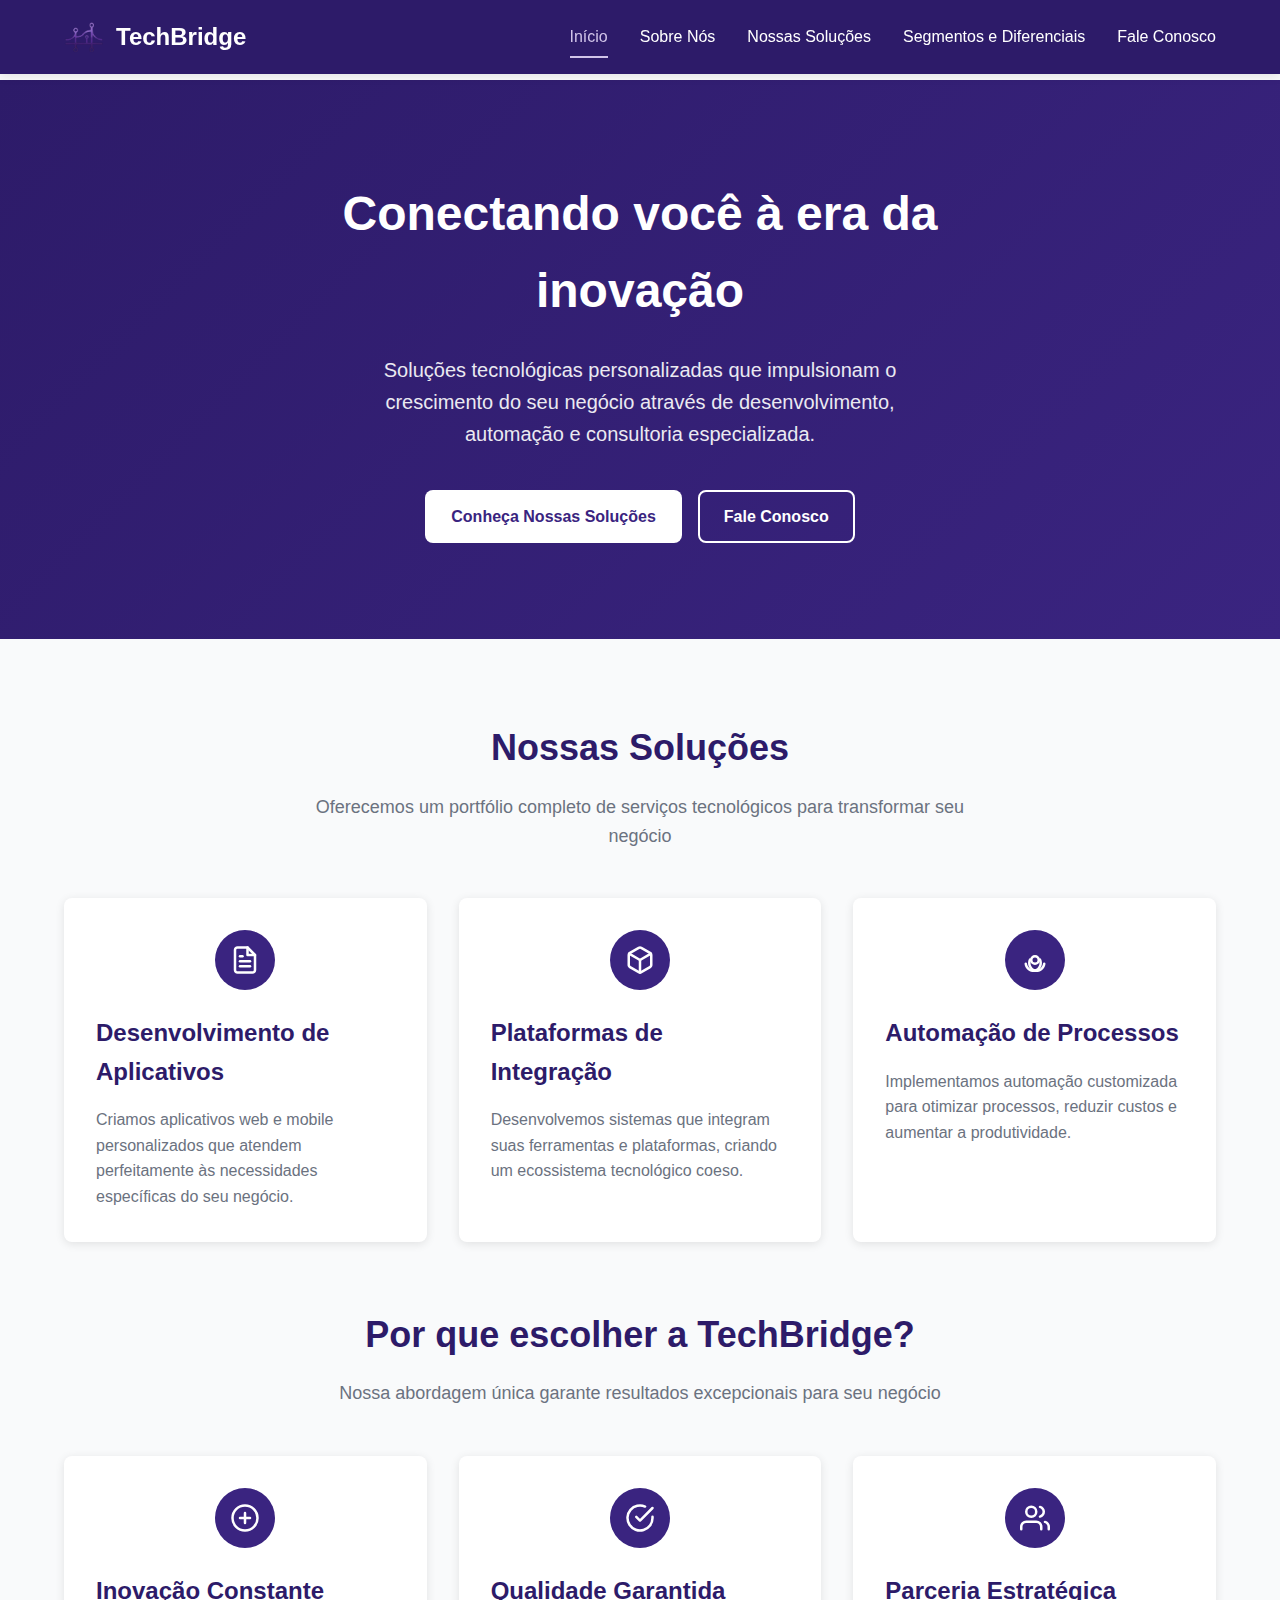
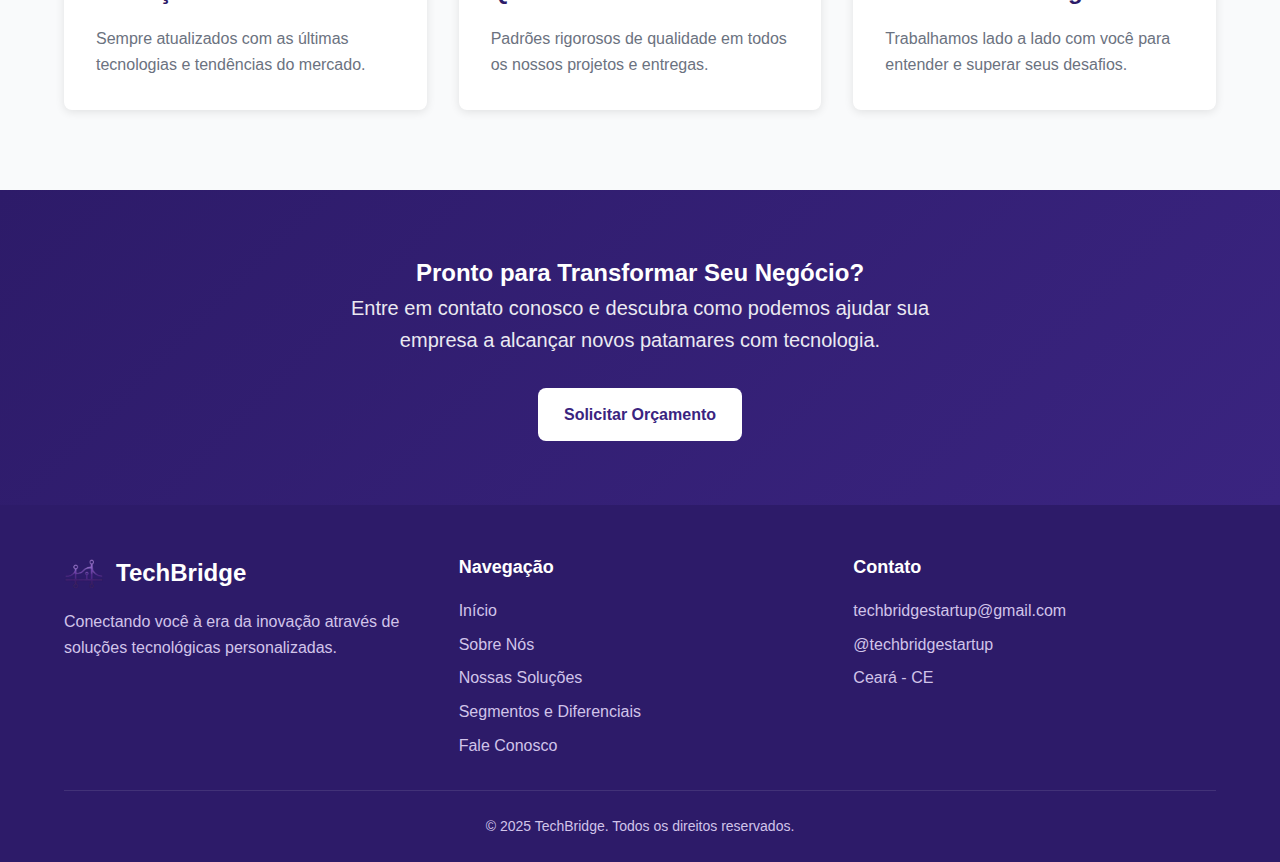
<file: index.html>
<!DOCTYPE html>
<html lang="pt-BR">
<head>
    <meta charset="UTF-8">
    <meta name="viewport" content="width=device-width, initial-scale=1.0">
    <title>TechBridge - Conectando você à era da inovação</title>
    <link rel="icon" type="image/png" href="img/favicon.png">
    <link rel="shortcut icon" href="img/favicon.png" type="image/png">
    <link rel="stylesheet" href="css/style.css">
</head>
<body>
    <!-- Header -->
    <header class="navbar">
        <div class="container">
            <div class="nav-content">
                <!-- Logo -->
                    <a href="index.html" class="logo">
                        <div class="logo-icon">
                            <img src="img/logo-techbridge.png" alt="TechBridge Logo">
                        </div>
                        <span class="logo-text">TechBridge</span>
                    </a>

                <!-- Desktop Navigation -->
                <div class="nav-menu">
                    <a href="index.html" class="nav-link active">Início</a>
                    <a href="sobre.html" class="nav-link">Sobre Nós</a>
                    <a href="solucoes.html" class="nav-link">Nossas Soluções</a>
                    <a href="segmentos.html" class="nav-link">Segmentos e Diferenciais</a>
                    <a href="contato.html" class="nav-link">Fale Conosco</a>
                </div>

                <!-- Mobile Menu Button -->
                <button class="mobile-menu-btn" id="mobileMenuBtn">
                    <span></span>
                    <span></span>
                    <span></span>
                </button>
            </div>
        </div>

        <!-- Mobile Menu -->
        <div class="mobile-menu" id="mobileMenu">
            <div class="mobile-nav-content">
                <a href="index.html" class="mobile-nav-link active">Início</a>
                <a href="sobre.html" class="mobile-nav-link">Sobre Nós</a>
                <a href="solucoes.html" class="mobile-nav-link">Nossas Soluções</a>
                <a href="segmentos.html" class="mobile-nav-link">Segmentos e Diferenciais</a>
                <a href="contato.html" class="mobile-nav-link">Fale Conosco</a>
            </div>
        </div>
    </header>

    <!-- Main Content -->
    <main>
        <!-- Hero Section -->
        <section class="hero">
            <div class="container">
                <div class="hero-content">
                    <h1>Conectando você à era da inovação</h1>
                    <p>Soluções tecnológicas personalizadas que impulsionam o crescimento do seu negócio através de desenvolvimento, automação e consultoria especializada.</p>
                    <div class="hero-buttons">
                        <a href="solucoes.html" class="btn btn-primary">Conheça Nossas Soluções</a>
                        <a href="contato.html" class="btn btn-secondary">Fale Conosco</a>
                    </div>
                </div>
            </div>
        </section>

        <!-- Services Section -->
        <section class="content-section">
            <div class="container">
                <div class="section-header">
                    <h2>Nossas Soluções</h2>
                    <p>Oferecemos um portfólio completo de serviços tecnológicos para transformar seu negócio</p>
                </div>

                <div class="services-grid">
                    <div class="service-card">
                        <div class="card-icon">
                            <svg viewBox="0 0 24 24" fill="none" xmlns="http://www.w3.org/2000/svg">
                                <path d="M14 2H6C5.46957 2 4.96086 2.21071 4.58579 2.58579C4.21071 2.96086 4 3.46957 4 4V20C4 20.5304 4.21071 21.0391 4.58579 21.4142C4.96086 21.7893 5.46957 22 6 22H18C18.5304 22 19.0391 21.7893 19.4142 21.4142C19.7893 21.0391 20 20.5304 20 20V8L14 2Z" stroke="currentColor" stroke-width="2" stroke-linecap="round" stroke-linejoin="round"/>
                                <path d="M14 2V8H20" stroke="currentColor" stroke-width="2" stroke-linecap="round" stroke-linejoin="round"/>
                                <path d="M16 13H8" stroke="currentColor" stroke-width="2" stroke-linecap="round" stroke-linejoin="round"/>
                                <path d="M16 17H8" stroke="currentColor" stroke-width="2" stroke-linecap="round" stroke-linejoin="round"/>
                                <path d="M10 9H9H8" stroke="currentColor" stroke-width="2" stroke-linecap="round" stroke-linejoin="round"/>
                            </svg>
                        </div>
                        <h3>Desenvolvimento de Aplicativos</h3>
                        <p>Criamos aplicativos web e mobile personalizados que atendem perfeitamente às necessidades específicas do seu negócio.</p>
                    </div>

                    <div class="service-card">
                        <div class="card-icon">
                            <svg viewBox="0 0 24 24" fill="none" xmlns="http://www.w3.org/2000/svg">
                                <path d="M21 16V8.00002C20.9996 7.6493 20.9071 7.30483 20.7315 7.00119C20.556 6.69754 20.3037 6.44539 20 6.27002L13 2.27002C12.696 2.09449 12.3511 2.00208 12 2.00208C11.6489 2.00208 11.304 2.09449 11 2.27002L4 6.27002C3.69626 6.44539 3.44398 6.69754 3.26846 7.00119C3.09294 7.30483 3.00036 7.6493 3 8.00002V16C3.00036 16.3508 3.09294 16.6952 3.26846 16.9989C3.44398 17.3025 3.69626 17.5547 4 17.73L11 21.73C11.304 21.9056 11.6489 21.998 12 21.998C12.3511 21.998 12.696 21.9056 13 21.73L20 17.73C20.3037 17.5547 20.556 17.3025 20.7315 16.9989C20.9071 16.6952 20.9996 16.3508 21 16Z" stroke="currentColor" stroke-width="2" stroke-linecap="round" stroke-linejoin="round"/>
                                <path d="M3.27002 6.96002L12 12L20.73 6.96002" stroke="currentColor" stroke-width="2" stroke-linecap="round" stroke-linejoin="round"/>
                                <path d="M12 22.08V12" stroke="currentColor" stroke-width="2" stroke-linecap="round" stroke-linejoin="round"/>
                            </svg>
                        </div>
                        <h3>Plataformas de Integração</h3>
                        <p>Desenvolvemos sistemas que integram suas ferramentas e plataformas, criando um ecossistema tecnológico coeso.</p>
                    </div>

                    <div class="service-card">
                        <div class="card-icon">
                            <svg viewBox="0 0 24 24" fill="none" xmlns="http://www.w3.org/2000/svg">
                                <path d="M12 15C13.6569 15 15 13.6569 15 12C15 10.3431 13.6569 9 12 9C10.3431 9 9 10.3431 9 12C9 13.6569 10.3431 15 12 15Z" stroke="currentColor" stroke-width="2" stroke-linecap="round" stroke-linejoin="round"/>
                                <path d="M19.4 15C19.2663 15.9248 18.9478 16.8116 18.4669 17.599C17.986 18.3864 17.3548 19.0553 16.6185 19.5614C15.8822 20.0675 15.0591 20.3993 14.2027 20.535C13.3464 20.6707 12.4775 20.6074 11.6508 20.3498C10.8241 20.0922 10.0602 19.6468 9.41345 19.0445C8.76673 18.4422 8.25314 17.6978 7.9094 16.8667C7.56566 16.0355 7.40049 15.1384 7.4254 14.2355C7.45032 13.3325 7.66466 12.4464 8.0534 11.64" stroke="currentColor" stroke-width="2" stroke-linecap="round" stroke-linejoin="round"/>
                                <path d="M4.60002 15C4.73371 15.9248 5.05222 16.8116 5.53312 17.599C6.01402 18.3864 6.64523 19.0553 7.38153 19.5614C8.11783 20.0675 8.94094 20.3993 9.79728 20.535C10.6536 20.6707 11.5225 20.6074 12.3492 20.3498C13.1759 20.0922 13.9398 19.6468 14.5866 19.0445C15.2333 18.4422 15.7469 17.6978 16.0906 16.8667C16.4344 16.0355 16.5995 15.1384 16.5746 14.2355C16.5497 13.3325 16.3354 12.4464 15.9466 11.64" stroke="currentColor" stroke-width="2" stroke-linecap="round" stroke-linejoin="round"/>
                            </svg>
                        </div>
                        <h3>Automação de Processos</h3>
                        <p>Implementamos automação customizada para otimizar processos, reduzir custos e aumentar a produtividade.</p>
                    </div>
                </div>

                <div class="section-header" style="margin-top: 4rem;">
                    <h2>Por que escolher a TechBridge?</h2>
                    <p>Nossa abordagem única garante resultados excepcionais para seu negócio</p>
                </div>

                <div class="values-grid">
                    <div class="value-card">
                        <div class="card-icon">
                            <svg viewBox="0 0 24 24" fill="none" xmlns="http://www.w3.org/2000/svg">
                                <path d="M12 22C17.5228 22 22 17.5228 22 12C22 6.47715 17.5228 2 12 2C6.47715 2 2 6.47715 2 12C2 17.5228 6.47715 22 12 22Z" stroke="currentColor" stroke-width="2" stroke-linecap="round" stroke-linejoin="round"/>
                                <path d="M12 8V16" stroke="currentColor" stroke-width="2" stroke-linecap="round" stroke-linejoin="round"/>
                                <path d="M8 12H16" stroke="currentColor" stroke-width="2" stroke-linecap="round" stroke-linejoin="round"/>
                            </svg>
                        </div>
                        <h3>Inovação Constante</h3>
                        <p>Sempre atualizados com as últimas tecnologias e tendências do mercado.</p>
                    </div>

                    <div class="value-card">
                        <div class="card-icon">
                            <svg viewBox="0 0 24 24" fill="none" xmlns="http://www.w3.org/2000/svg">
                                <path d="M22 11.08V12C21.9988 14.1564 21.3005 16.2547 20.0093 17.9818C18.7182 19.709 16.9033 20.9725 14.8354 21.5839C12.7674 22.1953 10.5573 22.1219 8.53447 21.3746C6.51168 20.6273 4.78465 19.2461 3.61096 17.4371C2.43727 15.628 1.87979 13.4881 2.02168 11.3363C2.16356 9.18455 2.99721 7.13631 4.39828 5.49706C5.79935 3.85781 7.69279 2.71537 9.79619 2.24013C11.8996 1.7649 14.1003 1.98232 16.07 2.85999" stroke="currentColor" stroke-width="2" stroke-linecap="round" stroke-linejoin="round"/>
                                <path d="M22 4L12 14.01L9 11.01" stroke="currentColor" stroke-width="2" stroke-linecap="round" stroke-linejoin="round"/>
                            </svg>
                        </div>
                        <h3>Qualidade Garantida</h3>
                        <p>Padrões rigorosos de qualidade em todos os nossos projetos e entregas.</p>
                    </div>

                    <div class="value-card">
                        <div class="card-icon">
                            <svg viewBox="0 0 24 24" fill="none" xmlns="http://www.w3.org/2000/svg">
                                <path d="M17 21V19C17 17.9391 16.5786 16.9217 15.8284 16.1716C15.0783 15.4214 14.0609 15 13 15H5C3.93913 15 2.92172 15.4214 2.17157 16.1716C1.42143 16.9217 1 17.9391 1 19V21" stroke="currentColor" stroke-width="2" stroke-linecap="round" stroke-linejoin="round"/>
                                <path d="M9 11C11.2091 11 13 9.20914 13 7C13 4.79086 11.2091 3 9 3C6.79086 3 5 4.79086 5 7C5 9.20914 6.79086 11 9 11Z" stroke="currentColor" stroke-width="2" stroke-linecap="round" stroke-linejoin="round"/>
                                <path d="M23 21V19C22.9993 18.1137 22.7044 17.2528 22.1614 16.5523C21.6184 15.8519 20.8581 15.3516 20 15.13" stroke="currentColor" stroke-width="2" stroke-linecap="round" stroke-linejoin="round"/>
                                <path d="M16 3.13C16.8604 3.35031 17.623 3.85071 18.1676 4.55232C18.7122 5.25392 19.0078 6.11683 19.0078 7.005C19.0078 7.89318 18.7122 8.75608 18.1676 9.45769C17.623 10.1593 16.8604 10.6597 16 10.88" stroke="currentColor" stroke-width="2" stroke-linecap="round" stroke-linejoin="round"/>
                            </svg>
                        </div>
                        <h3>Parceria Estratégica</h3>
                        <p>Trabalhamos lado a lado com você para entender e superar seus desafios.</p>
                    </div>
                </div>
            </div>
        </section>

        <!-- CTA Section -->
        <section class="page-header">
            <div class="container">
                <h2>Pronto para Transformar Seu Negócio?</h2>
                <p>Entre em contato conosco e descubra como podemos ajudar sua empresa a alcançar novos patamares com tecnologia.</p>
                <a href="contato.html" class="btn btn-primary" style="margin-top: 2rem;">Solicitar Orçamento</a>
            </div>
        </section>
    </main>

    <!-- Footer -->
    <footer>
        <div class="container">
            <div class="footer-content">
                <div class="footer-section">
                      <div class="footer-logo">
                          <div class="logo-icon">
                             <img src="img/logo-techbridge.png" alt="TechBridge Logo">
                         </div>
                         <span class="logo-text">TechBridge</span>
                     </div>
                    <p>Conectando você à era da inovação através de soluções tecnológicas personalizadas.</p>
                </div>
                
                <div class="footer-section">
                    <h3>Navegação</h3>
                    <div class="footer-links">
                        <a href="index.html">Início</a>
                        <a href="sobre.html">Sobre Nós</a>
                        <a href="solucoes.html">Nossas Soluções</a>
                        <a href="segmentos.html">Segmentos e Diferenciais</a>
                        <a href="contato.html">Fale Conosco</a>
                    </div>
                </div>
                
                <div class="footer-section">
                    <h3>Contato</h3>
                    <div class="footer-contact">
                        <p>techbridgestartup@gmail.com</p>
                        <p>@techbridgestartup</p>
                        <p>Ceará - CE</p>
                    </div>
                </div>
            </div>
            
            <div class="footer-bottom">
                <p>© 2025 TechBridge. Todos os direitos reservados.</p>
            </div>
        </div>
    </footer>

    <script src="js/script.js"></script>
</body>
</html>
</file>
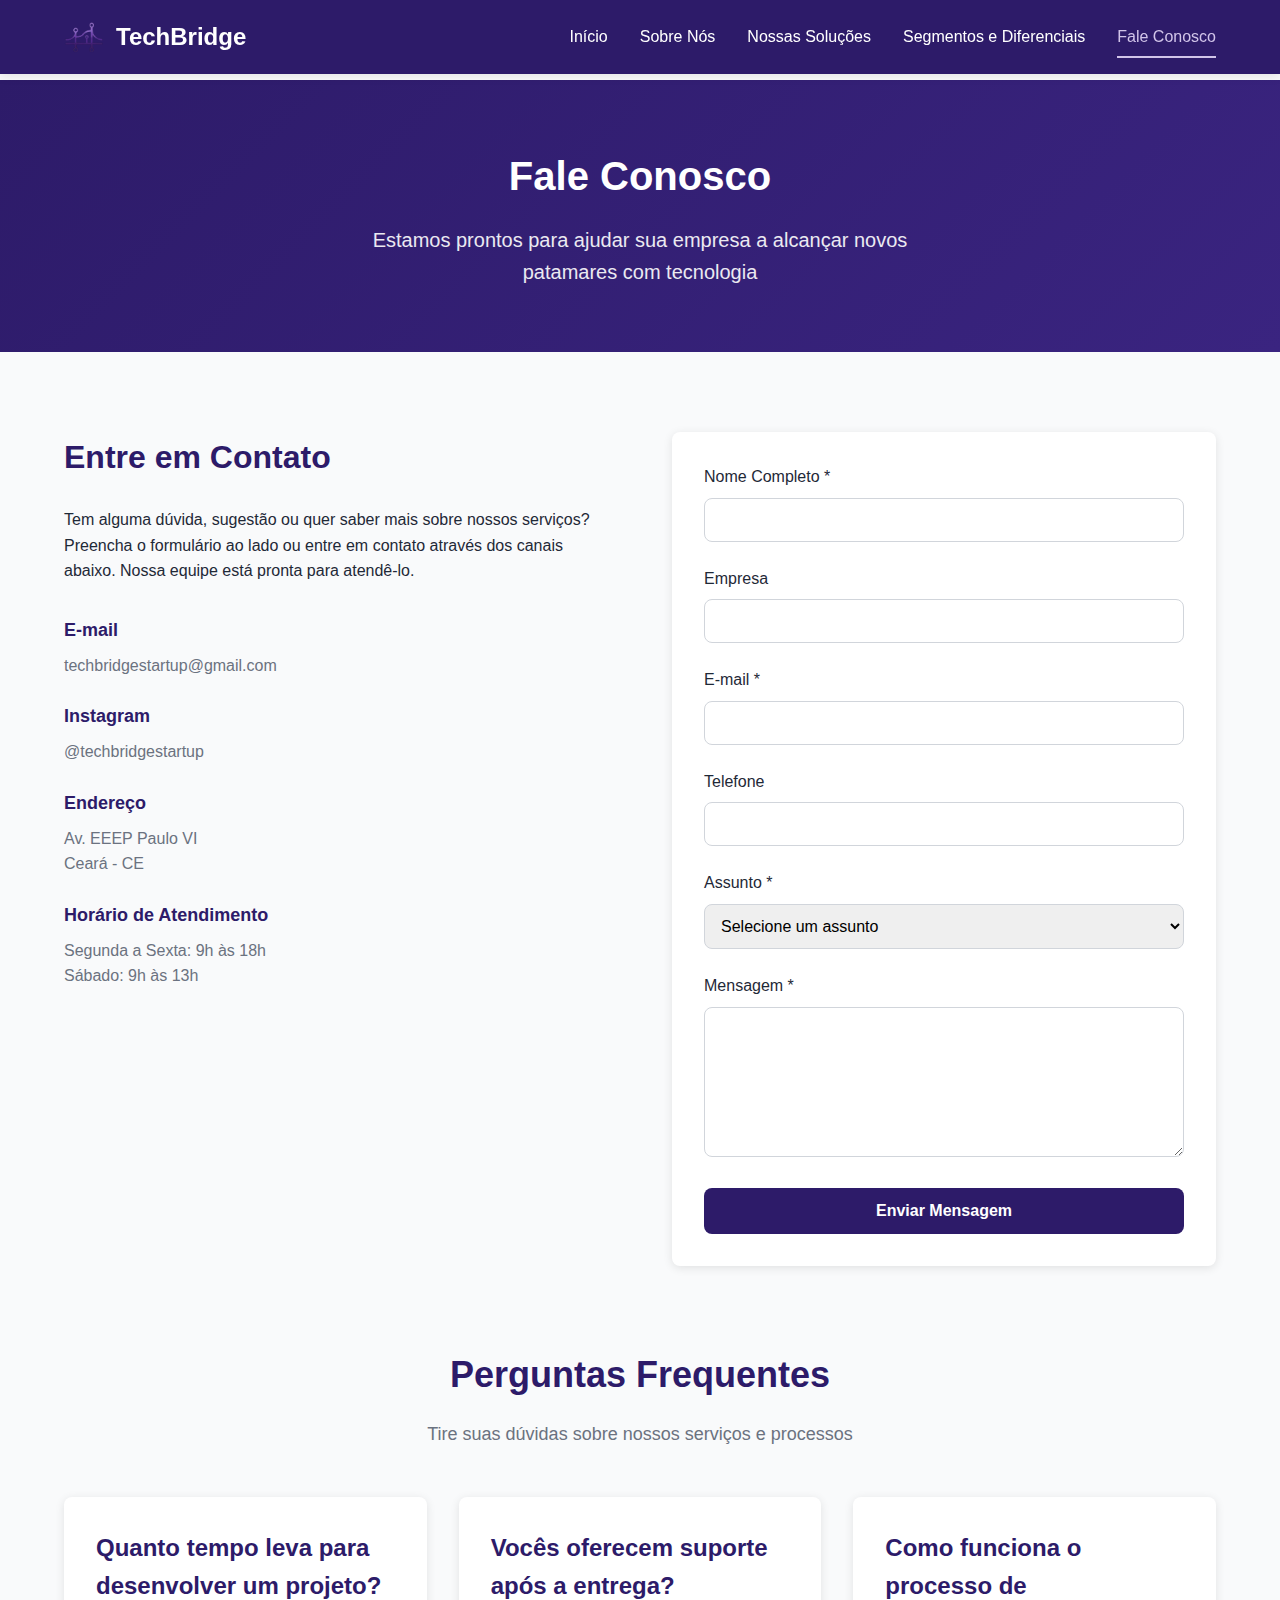
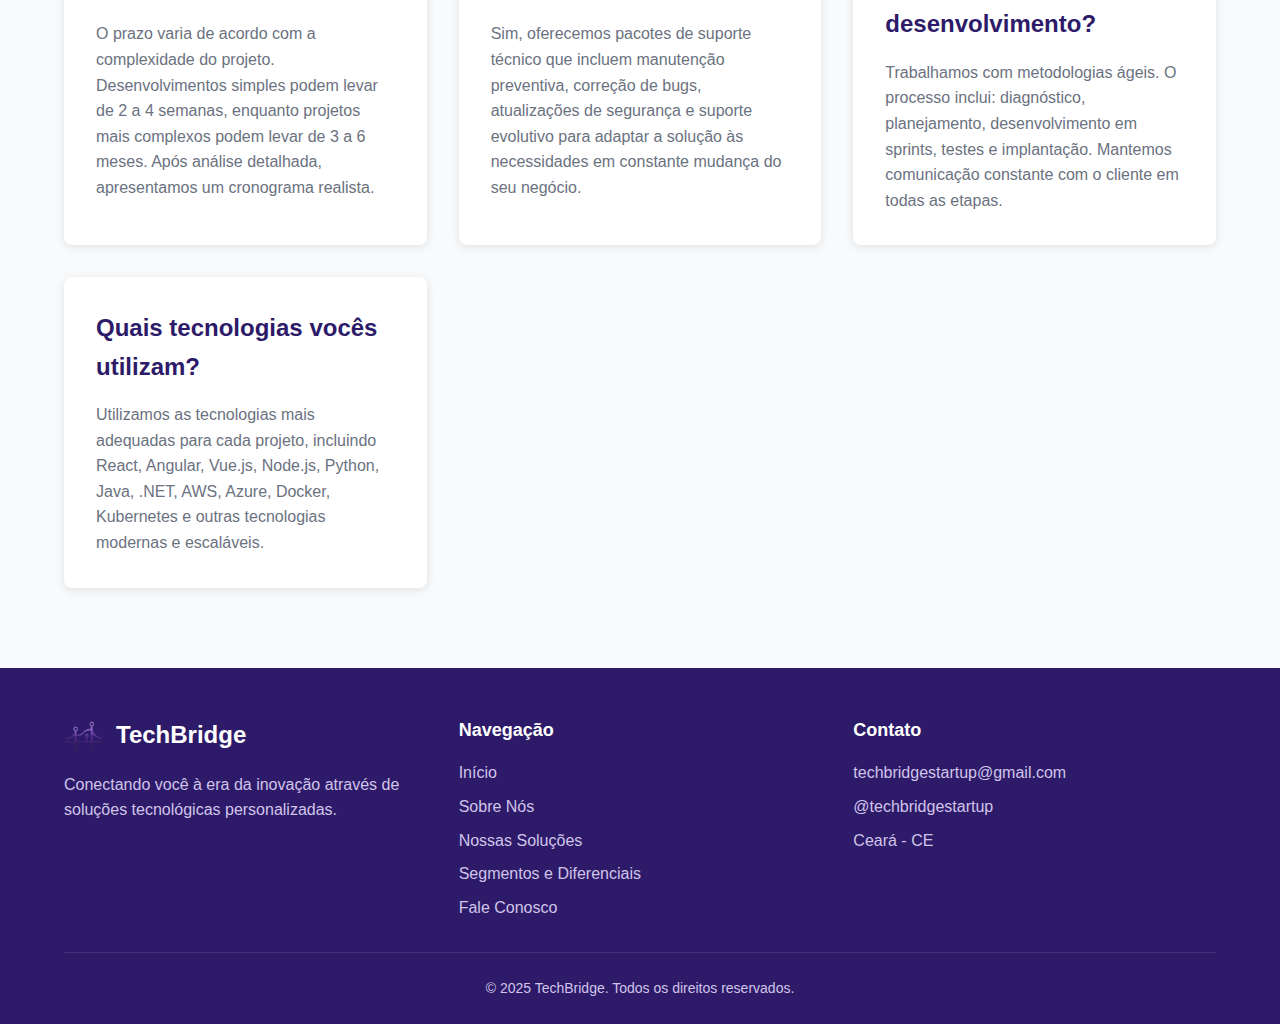
<file: contato.html>
<!DOCTYPE html>
<html lang="pt-BR">
<head>
    <meta charset="UTF-8">
    <meta name="viewport" content="width=device-width, initial-scale=1.0">
    <title>TechBridge - Fale Conosco</title>
    <link rel="icon" type="image/png" href="img/favicon.png">
    <link rel="shortcut icon" href="img/favicon.png" type="image/png">
    <link rel="stylesheet" href="css/style.css">
</head>
<body>
    <!-- Header -->
    <header class="navbar">
        <div class="container">
            <div class="nav-content">
                <!-- Logo -->
                    <a href="index.html" class="logo">
                        <div class="logo-icon">
                            <img src="img/logo-techbridge.png" alt="TechBridge Logo">
                        </div>
                        <span class="logo-text">TechBridge</span>
                    </a>

                <!-- Desktop Navigation -->
                <div class="nav-menu">
                    <a href="index.html" class="nav-link">Início</a>
                    <a href="sobre.html" class="nav-link">Sobre Nós</a>
                    <a href="solucoes.html" class="nav-link">Nossas Soluções</a>
                    <a href="segmentos.html" class="nav-link">Segmentos e Diferenciais</a>
                    <a href="contato.html" class="nav-link active">Fale Conosco</a>
                </div>

                <!-- Mobile Menu Button -->
                <button class="mobile-menu-btn" id="mobileMenuBtn">
                    <span></span>
                    <span></span>
                    <span></span>
                </button>
            </div>
        </div>

        <!-- Mobile Menu -->
        <div class="mobile-menu" id="mobileMenu">
            <div class="mobile-nav-content">
                <a href="index.html" class="mobile-nav-link">Início</a>
                <a href="sobre.html" class="mobile-nav-link">Sobre Nós</a>
                <a href="solucoes.html" class="mobile-nav-link">Nossas Soluções</a>
                <a href="segmentos.html" class="mobile-nav-link">Segmentos e Diferenciais</a>
                <a href="contato.html" class="mobile-nav-link active">Fale Conosco</a>
            </div>
        </div>
    </header>

    <!-- Main Content -->
    <main>
        <!-- Page Header -->
        <section class="page-header">
            <div class="container">
                <h1>Fale Conosco</h1>
                <p>Estamos prontos para ajudar sua empresa a alcançar novos patamares com tecnologia</p>
            </div>
        </section>

        <!-- Contact Content -->
        <section class="content-section">
            <div class="container">
                <div class="contact-content">
                    <div class="contact-info">
                        <h2>Entre em Contato</h2>
                        <p>Tem alguma dúvida, sugestão ou quer saber mais sobre nossos serviços? Preencha o formulário ao lado ou entre em contato através dos canais abaixo. Nossa equipe está pronta para atendê-lo.</p>
                        
                        <div class="contact-details">
                            <div class="contact-item">
                                <h3>E-mail</h3>
                                <p>techbridgestartup@gmail.com</p>
                            </div>
                            
                            <div class="contact-item">
                                <h3>Instagram</h3>
                                <p>@techbridgestartup</p>
                            </div>
                            
                            <div class="contact-item">
                                <h3>Endereço</h3>
                                <p>Av. EEEP Paulo VI<br>Ceará - CE</p>
                            </div>
                            
                            <div class="contact-item">
                                <h3>Horário de Atendimento</h3>
                                <p>Segunda a Sexta: 9h às 18h<br>Sábado: 9h às 13h</p>
                            </div>
                        </div>
                    </div>
                    
                    <div class="contact-form">
                        <form id="contactForm">
                            <div class="form-group">
                                <label for="name">Nome Completo *</label>
                                <input type="text" id="name" name="name" required>
                            </div>
                            
                            <div class="form-group">
                                <label for="company">Empresa</label>
                                <input type="text" id="company" name="company">
                            </div>
                            
                            <div class="form-group">
                                <label for="email">E-mail *</label>
                                <input type="email" id="email" name="email" required>
                            </div>
                            
                            <div class="form-group">
                                <label for="phone">Telefone</label>
                                <input type="tel" id="phone" name="phone">
                            </div>
                            
                            <div class="form-group">
                                <label for="subject">Assunto *</label>
                                <select id="subject" name="subject" required>
                                    <option value="">Selecione um assunto</option>
                                    <option value="orcamento">Solicitar Orçamento</option>
                                    <option value="duvida">Tirar Dúvidas</option>
                                    <option value="parceria">Proposta de Parceria</option>
                                    <option value="suporte">Suporte Técnico</option>
                                    <option value="outro">Outro</option>
                                </select>
                            </div>
                            
                            <div class="form-group">
                                <label for="message">Mensagem *</label>
                                <textarea id="message" name="message" required></textarea>
                            </div>
                            
                            <button type="submit" class="btn btn-dark" style="width: 100%;">Enviar Mensagem</button>
                        </form>
                    </div>
                </div>
                
                <div class="section-header" style="margin-top: 5rem;">
                    <h2>Perguntas Frequentes</h2>
                    <p>Tire suas dúvidas sobre nossos serviços e processos</p>
                </div>
                
                <div class="segments-grid" style="margin-top: 2rem;">
                    <div class="segment-card">
                        <h3>Quanto tempo leva para desenvolver um projeto?</h3>
                        <p>O prazo varia de acordo com a complexidade do projeto. Desenvolvimentos simples podem levar de 2 a 4 semanas, enquanto projetos mais complexos podem levar de 3 a 6 meses. Após análise detalhada, apresentamos um cronograma realista.</p>
                    </div>
                    
                    <div class="segment-card">
                        <h3>Vocês oferecem suporte após a entrega?</h3>
                        <p>Sim, oferecemos pacotes de suporte técnico que incluem manutenção preventiva, correção de bugs, atualizações de segurança e suporte evolutivo para adaptar a solução às necessidades em constante mudança do seu negócio.</p>
                    </div>
                    
                    <div class="segment-card">
                        <h3>Como funciona o processo de desenvolvimento?</h3>
                        <p>Trabalhamos com metodologias ágeis. O processo inclui: diagnóstico, planejamento, desenvolvimento em sprints, testes e implantação. Mantemos comunicação constante com o cliente em todas as etapas.</p>
                    </div>
                    
                    <div class="segment-card">
                        <h3>Quais tecnologias vocês utilizam?</h3>
                        <p>Utilizamos as tecnologias mais adequadas para cada projeto, incluindo React, Angular, Vue.js, Node.js, Python, Java, .NET, AWS, Azure, Docker, Kubernetes e outras tecnologias modernas e escaláveis.</p>
                    </div>
                </div>
            </div>
        </section>
    </main>

    <!-- Footer -->
    <footer>
        <div class="container">
            <div class="footer-content">
                <div class="footer-section">
                      <div class="footer-logo">
                          <div class="logo-icon">
                             <img src="img/logo-techbridge.png" alt="TechBridge Logo">
                         </div>
                         <span class="logo-text">TechBridge</span>
                     </div>
                    <p>Conectando você à era da inovação através de soluções tecnológicas personalizadas.</p>
                </div>
                
                <div class="footer-section">
                    <h3>Navegação</h3>
                    <div class="footer-links">
                        <a href="index.html">Início</a>
                        <a href="sobre.html">Sobre Nós</a>
                        <a href="solucoes.html">Nossas Soluções</a>
                        <a href="segmentos.html">Segmentos e Diferenciais</a>
                        <a href="contato.html">Fale Conosco</a>
                    </div>
                </div>
                
                <div class="footer-section">
                    <h3>Contato</h3>
                    <div class="footer-contact">
                        <p>techbridgestartup@gmail.com</p>
                        <p>@techbridgestartup</p>
                        <p>Ceará - CE</p>
                    </div>
                </div>
            </div>
            
            <div class="footer-bottom">
                <p>© 2025 TechBridge. Todos os direitos reservados.</p>
            </div>
        </div>
    </footer>

    <script src="js/script.js"></script>
</body>
</html>
</file>
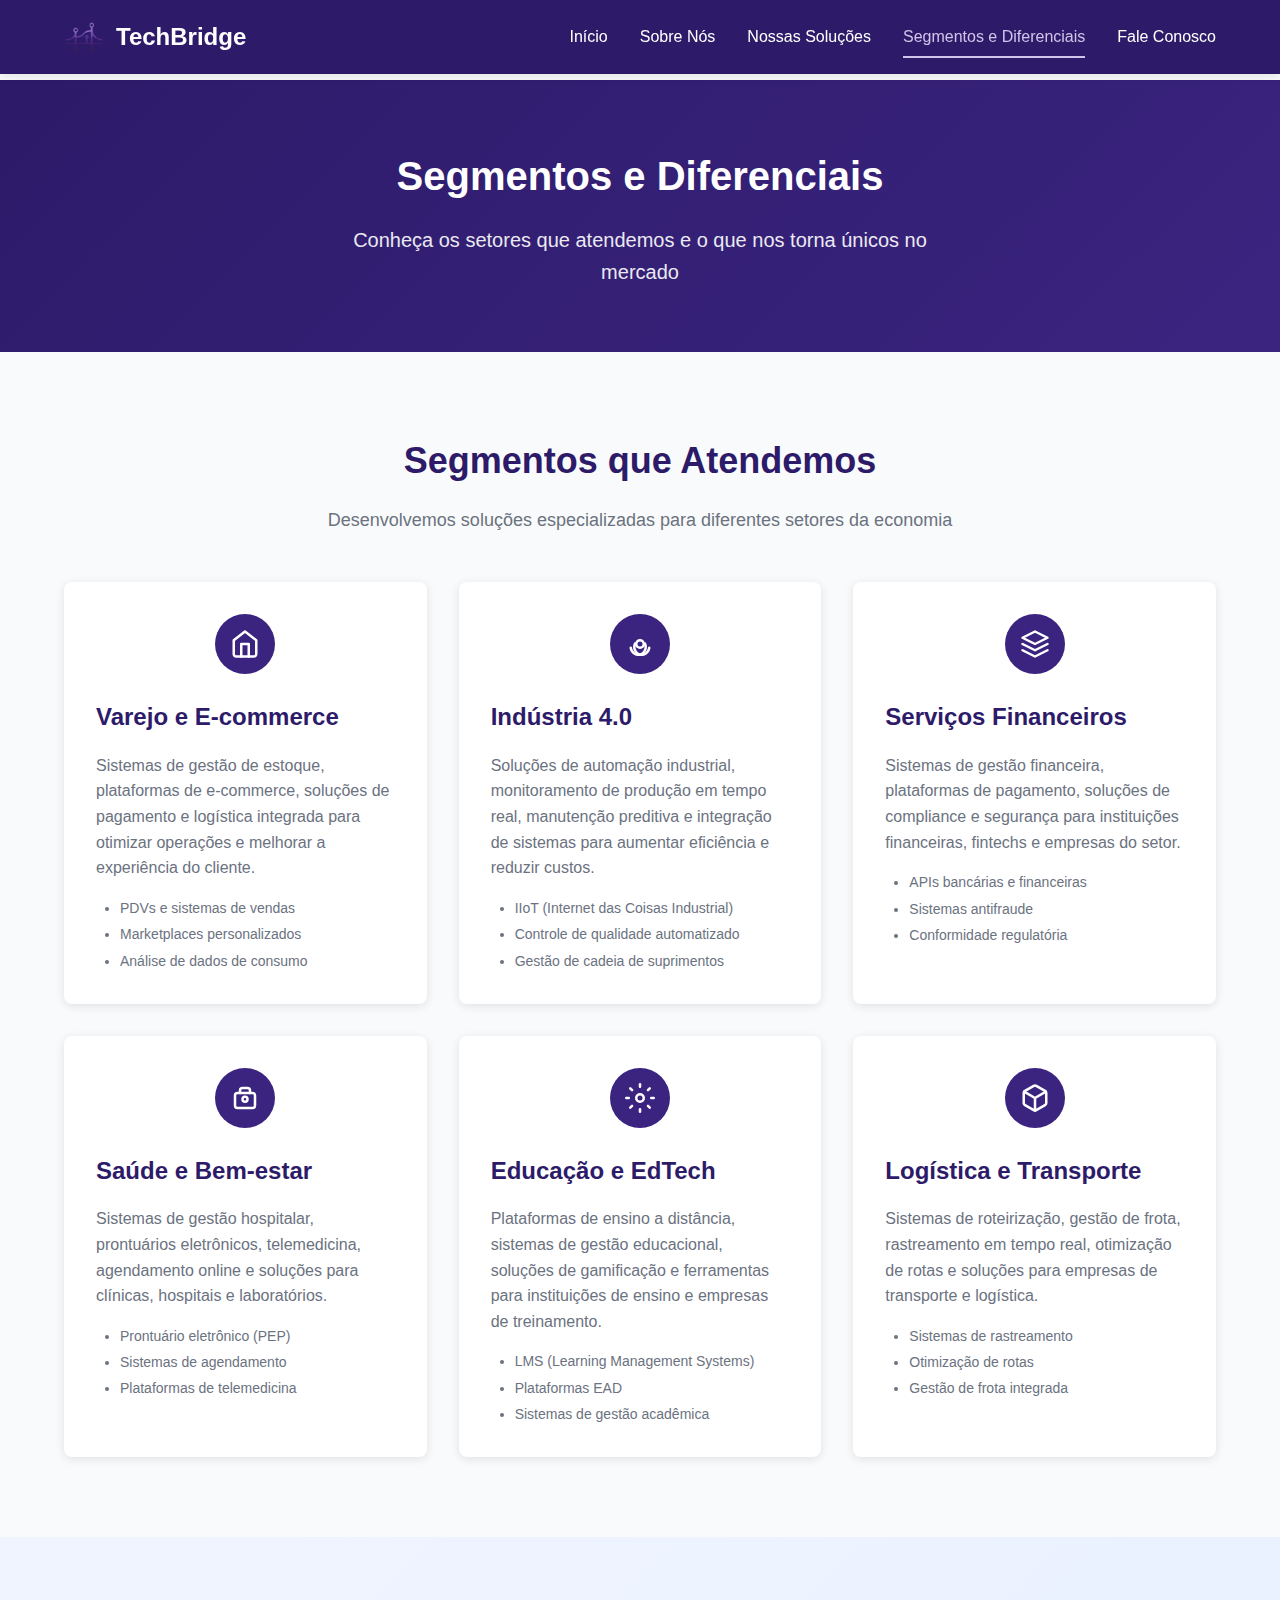
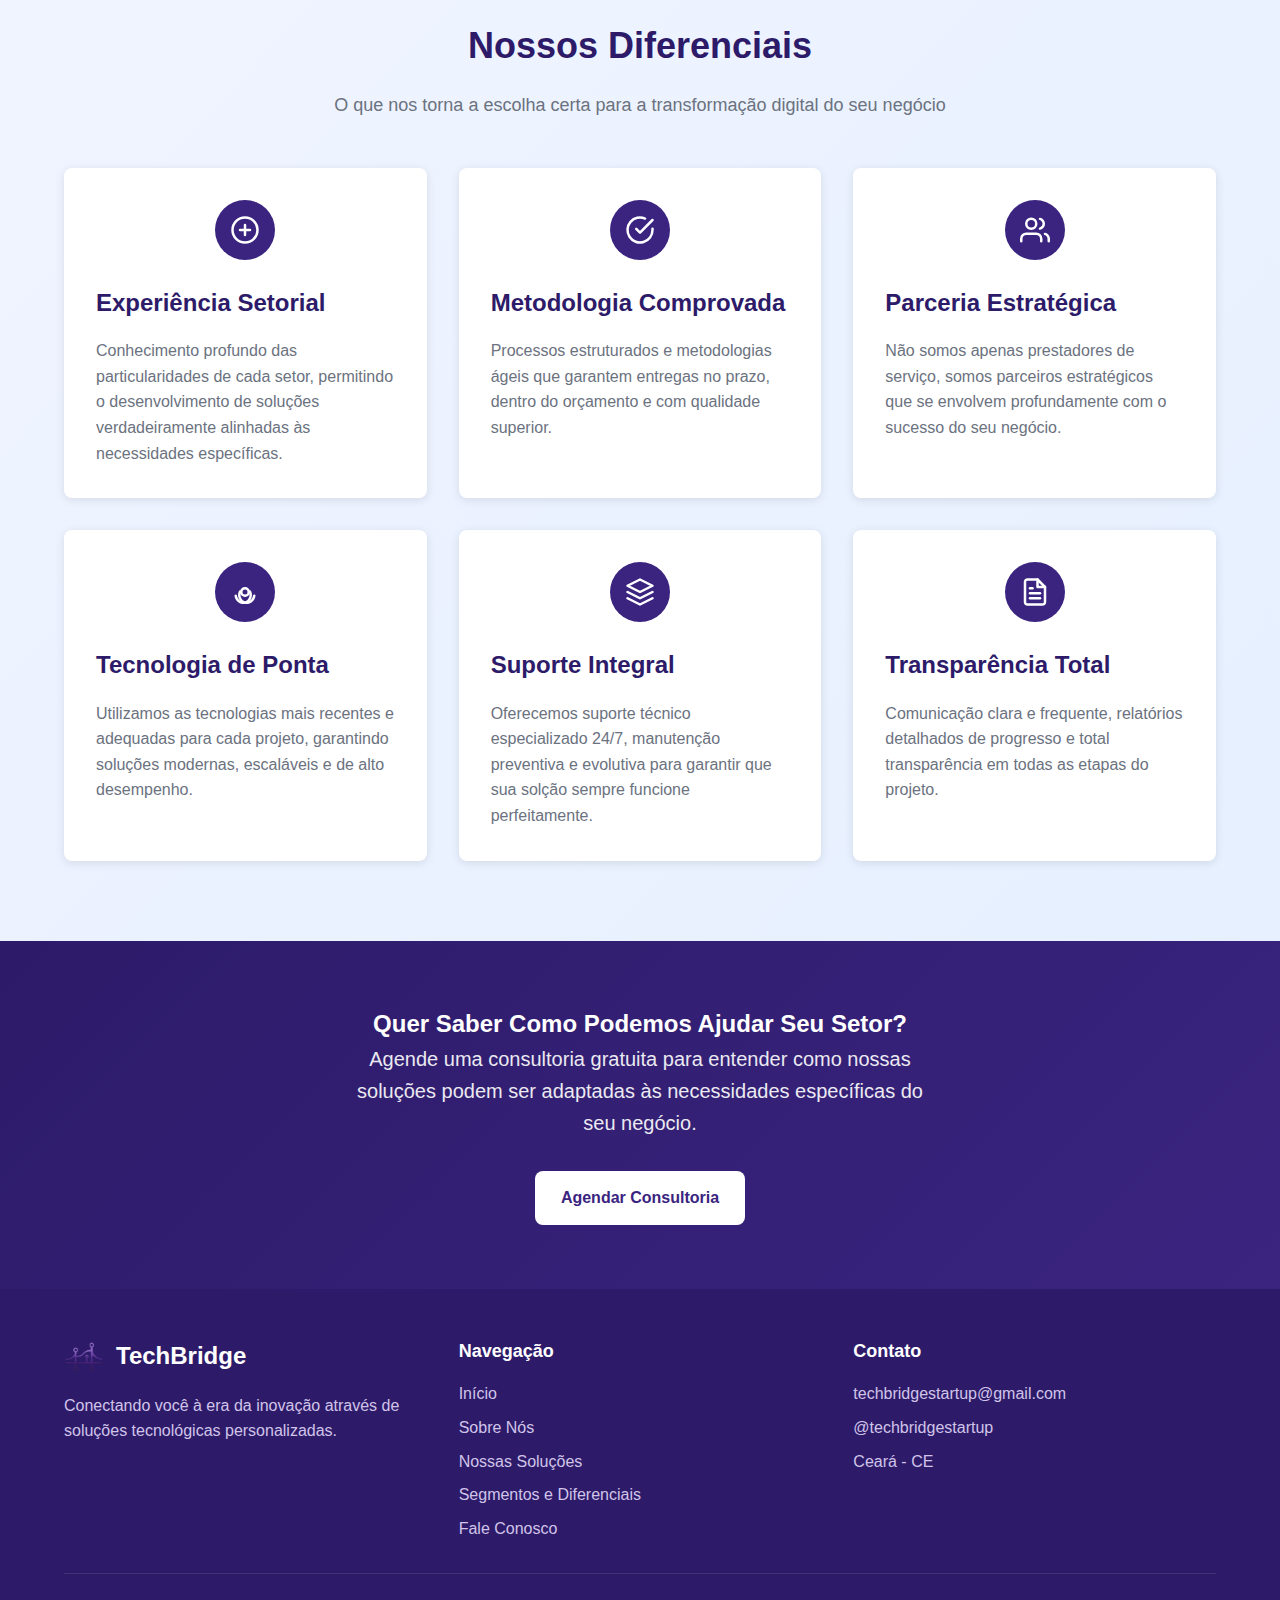
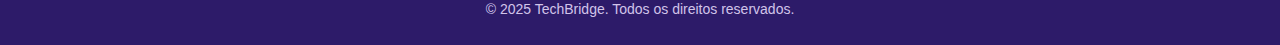
<file: segmentos.html>
<!DOCTYPE html>
<html lang="pt-BR">
<head>
    <meta charset="UTF-8">
    <meta name="viewport" content="width=device-width, initial-scale=1.0">
    <title>TechBridge - Segmentos e Diferenciais</title>
    <link rel="icon" type="image/png" href="img/favicon.png">
    <link rel="shortcut icon" href="img/favicon.png" type="image/png">
    <link rel="stylesheet" href="css/style.css">
</head>
<body>
    <!-- Header -->
    <header class="navbar">
        <div class="container">
            <div class="nav-content">
                <!-- Logo -->
                    <a href="index.html" class="logo">
                        <div class="logo-icon">
                            <img src="img/logo-techbridge.png" alt="TechBridge Logo">
                        </div>
                        <span class="logo-text">TechBridge</span>
                    </a>

                <!-- Desktop Navigation -->
                <div class="nav-menu">
                    <a href="index.html" class="nav-link">Início</a>
                    <a href="sobre.html" class="nav-link">Sobre Nós</a>
                    <a href="solucoes.html" class="nav-link">Nossas Soluções</a>
                    <a href="segmentos.html" class="nav-link active">Segmentos e Diferenciais</a>
                    <a href="contato.html" class="nav-link">Fale Conosco</a>
                </div>

                <!-- Mobile Menu Button -->
                <button class="mobile-menu-btn" id="mobileMenuBtn">
                    <span></span>
                    <span></span>
                    <span></span>
                </button>
            </div>
        </div>

        <!-- Mobile Menu -->
        <div class="mobile-menu" id="mobileMenu">
            <div class="mobile-nav-content">
                <a href="index.html" class="mobile-nav-link">Início</a>
                <a href="sobre.html" class="mobile-nav-link">Sobre Nós</a>
                <a href="solucoes.html" class="mobile-nav-link">Nossas Soluções</a>
                <a href="segmentos.html" class="mobile-nav-link active">Segmentos e Diferenciais</a>
                <a href="contato.html" class="mobile-nav-link">Fale Conosco</a>
            </div>
        </div>
    </header>

    <!-- Main Content -->
    <main>
        <!-- Page Header -->
        <section class="page-header">
            <div class="container">
                <h1>Segmentos e Diferenciais</h1>
                <p>Conheça os setores que atendemos e o que nos torna únicos no mercado</p>
            </div>
        </section>

        <!-- Segments Section -->
        <section class="content-section">
            <div class="container">
                <div class="section-header">
                    <h2>Segmentos que Atendemos</h2>
                    <p>Desenvolvemos soluções especializadas para diferentes setores da economia</p>
                </div>

                <div class="segments-grid">
                    <div class="segment-card">
                        <div class="card-icon">
                            <svg viewBox="0 0 24 24" fill="none" xmlns="http://www.w3.org/2000/svg">
                                <path d="M3 9L12 2L21 9V20C21 20.5304 20.7893 21.0391 20.4142 21.4142C20.0391 21.7893 19.5304 22 19 22H5C4.46957 22 3.96086 21.7893 3.58579 21.4142C3.21071 21.0391 3 20.5304 3 20V9Z" stroke="currentColor" stroke-width="2" stroke-linecap="round" stroke-linejoin="round"/>
                                <path d="M9 22V12H15V22" stroke="currentColor" stroke-width="2" stroke-linecap="round" stroke-linejoin="round"/>
                            </svg>
                        </div>
                        <h3>Varejo e E-commerce</h3>
                        <p>Sistemas de gestão de estoque, plataformas de e-commerce, soluções de pagamento e logística integrada para otimizar operações e melhorar a experiência do cliente.</p>
                        <ul style="margin-top: 1rem; padding-left: 1.5rem; color: var(--text-light); font-size: 0.875rem;">
                            <li style="margin-bottom: 0.25rem;">PDVs e sistemas de vendas</li>
                            <li style="margin-bottom: 0.25rem;">Marketplaces personalizados</li>
                            <li>Análise de dados de consumo</li>
                        </ul>
                    </div>

                    <div class="segment-card">
                        <div class="card-icon">
                            <svg viewBox="0 0 24 24" fill="none" xmlns="http://www.w3.org/2000/svg">
                                <path d="M12 15C13.6569 15 15 13.6569 15 12C15 10.3431 13.6569 9 12 9C10.3431 9 9 10.3431 9 12C9 13.6569 10.3431 15 12 15Z" stroke="currentColor" stroke-width="2" stroke-linecap="round" stroke-linejoin="round"/>
                                <path d="M19.4 15C19.2663 15.9248 18.9478 16.8116 18.4669 17.599C17.986 18.3864 17.3548 19.0553 16.6185 19.5614C15.8822 20.0675 15.0591 20.3993 14.2027 20.535C13.3464 20.6707 12.4775 20.6074 11.6508 20.3498C10.8241 20.0922 10.0602 19.6468 9.41345 19.0445C8.76673 18.4422 8.25314 17.6978 7.9094 16.8667C7.56566 16.0355 7.40049 15.1384 7.4254 14.2355C7.45032 13.3325 7.66466 12.4464 8.0534 11.64" stroke="currentColor" stroke-width="2" stroke-linecap="round" stroke-linejoin="round"/>
                                <path d="M4.60002 15C4.73371 15.9248 5.05222 16.8116 5.53312 17.599C6.01402 18.3864 6.64523 19.0553 7.38153 19.5614C8.11783 20.0675 8.94094 20.3993 9.79728 20.535C10.6536 20.6707 11.5225 20.6074 12.3492 20.3498C13.1759 20.0922 13.9398 19.6468 14.5866 19.0445C15.2333 18.4422 15.7469 17.6978 16.0906 16.8667C16.4344 16.0355 16.5995 15.1384 16.5746 14.2355C16.5497 13.3325 16.3354 12.4464 15.9466 11.64" stroke="currentColor" stroke-width="2" stroke-linecap="round" stroke-linejoin="round"/>
                            </svg>
                        </div>
                        <h3>Indústria 4.0</h3>
                        <p>Soluções de automação industrial, monitoramento de produção em tempo real, manutenção preditiva e integração de sistemas para aumentar eficiência e reduzir custos.</p>
                        <ul style="margin-top: 1rem; padding-left: 1.5rem; color: var(--text-light); font-size: 0.875rem;">
                            <li style="margin-bottom: 0.25rem;">IIoT (Internet das Coisas Industrial)</li>
                            <li style="margin-bottom: 0.25rem;">Controle de qualidade automatizado</li>
                            <li>Gestão de cadeia de suprimentos</li>
                        </ul>
                    </div>

                    <div class="segment-card">
                        <div class="card-icon">
                            <svg viewBox="0 0 24 24" fill="none" xmlns="http://www.w3.org/2000/svg">
                                <path d="M12 2L2 7L12 12L22 7L12 2Z" stroke="currentColor" stroke-width="2" stroke-linecap="round" stroke-linejoin="round"/>
                                <path d="M2 17L12 22L22 17" stroke="currentColor" stroke-width="2" stroke-linecap="round" stroke-linejoin="round"/>
                                <path d="M2 12L12 17L22 12" stroke="currentColor" stroke-width="2" stroke-linecap="round" stroke-linejoin="round"/>
                            </svg>
                        </div>
                        <h3>Serviços Financeiros</h3>
                        <p>Sistemas de gestão financeira, plataformas de pagamento, soluções de compliance e segurança para instituições financeiras, fintechs e empresas do setor.</p>
                        <ul style="margin-top: 1rem; padding-left: 1.5rem; color: var(--text-light); font-size: 0.875rem;">
                            <li style="margin-bottom: 0.25rem;">APIs bancárias e financeiras</li>
                            <li style="margin-bottom: 0.25rem;">Sistemas antifraude</li>
                            <li>Conformidade regulatória</li>
                        </ul>
                    </div>

                    <div class="segment-card">
                        <div class="card-icon">
                            <svg viewBox="0 0 24 24" fill="none" xmlns="http://www.w3.org/2000/svg">
                                <path d="M18 8H6C4.89543 8 4 8.89543 4 10V18C4 19.1046 4.89543 20 6 20H18C19.1046 20 20 19.1046 20 18V10C20 8.89543 19.1046 8 18 8Z" stroke="currentColor" stroke-width="2" stroke-linecap="round" stroke-linejoin="round"/>
                                <path d="M8 8V6C8 4.89543 8.89543 4 10 4H14C15.1046 4 16 4.89543 16 6V8" stroke="currentColor" stroke-width="2" stroke-linecap="round" stroke-linejoin="round"/>
                                <path d="M12 15C13.1046 15 14 14.1046 14 13C14 11.8954 13.1046 11 12 11C10.8954 11 10 11.8954 10 13C10 14.1046 10.8954 15 12 15Z" stroke="currentColor" stroke-width="2" stroke-linecap="round" stroke-linejoin="round"/>
                            </svg>
                        </div>
                        <h3>Saúde e Bem-estar</h3>
                        <p>Sistemas de gestão hospitalar, prontuários eletrônicos, telemedicina, agendamento online e soluções para clínicas, hospitais e laboratórios.</p>
                        <ul style="margin-top: 1rem; padding-left: 1.5rem; color: var(--text-light); font-size: 0.875rem;">
                            <li style="margin-bottom: 0.25rem;">Prontuário eletrônico (PEP)</li>
                            <li style="margin-bottom: 0.25rem;">Sistemas de agendamento</li>
                            <li>Plataformas de telemedicina</li>
                        </ul>
                    </div>

                    <div class="segment-card">
                        <div class="card-icon">
                            <svg viewBox="0 0 24 24" fill="none" xmlns="http://www.w3.org/2000/svg">
                                <path d="M12 1V3" stroke="currentColor" stroke-width="2" stroke-linecap="round" stroke-linejoin="round"/>
                                <path d="M12 21V23" stroke="currentColor" stroke-width="2" stroke-linecap="round" stroke-linejoin="round"/>
                                <path d="M4.22 4.22L5.64 5.64" stroke="currentColor" stroke-width="2" stroke-linecap="round" stroke-linejoin="round"/>
                                <path d="M18.36 18.36L19.78 19.78" stroke="currentColor" stroke-width="2" stroke-linecap="round" stroke-linejoin="round"/>
                                <path d="M1 12H3" stroke="currentColor" stroke-width="2" stroke-linecap="round" stroke-linejoin="round"/>
                                <path d="M21 12H23" stroke="currentColor" stroke-width="2" stroke-linecap="round" stroke-linejoin="round"/>
                                <path d="M4.22 19.78L5.64 18.36" stroke="currentColor" stroke-width="2" stroke-linecap="round" stroke-linejoin="round"/>
                                <path d="M18.36 5.64L19.78 4.22" stroke="currentColor" stroke-width="2" stroke-linecap="round" stroke-linejoin="round"/>
                                <path d="M12 12M12 15C13.6569 15 15 13.6569 15 12C15 10.3431 13.6569 9 12 9C10.3431 9 9 10.3431 9 12C9 13.6569 10.3431 15 12 15Z" stroke="currentColor" stroke-width="2" stroke-linecap="round" stroke-linejoin="round"/>
                            </svg>
                        </div>
                        <h3>Educação e EdTech</h3>
                        <p>Plataformas de ensino a distância, sistemas de gestão educacional, soluções de gamificação e ferramentas para instituições de ensino e empresas de treinamento.</p>
                        <ul style="margin-top: 1rem; padding-left: 1.5rem; color: var(--text-light); font-size: 0.875rem;">
                            <li style="margin-bottom: 0.25rem;">LMS (Learning Management Systems)</li>
                            <li style="margin-bottom: 0.25rem;">Plataformas EAD</li>
                            <li>Sistemas de gestão acadêmica</li>
                        </ul>
                    </div>

                    <div class="segment-card">
                        <div class="card-icon">
                            <svg viewBox="0 0 24 24" fill="none" xmlns="http://www.w3.org/2000/svg">
                                <path d="M21 16V8.00002C20.9996 7.6493 20.9071 7.30483 20.7315 7.00119C20.556 6.69754 20.3037 6.44539 20 6.27002L13 2.27002C12.696 2.09449 12.3511 2.00208 12 2.00208C11.6489 2.00208 11.304 2.09449 11 2.27002L4 6.27002C3.69626 6.44539 3.44398 6.69754 3.26846 7.00119C3.09294 7.30483 3.00036 7.6493 3 8.00002V16C3.00036 16.3508 3.09294 16.6952 3.26846 16.9989C3.44398 17.3025 3.69626 17.5547 4 17.73L11 21.73C11.304 21.9056 11.6489 21.998 12 21.998C12.3511 21.998 12.696 21.9056 13 21.73L20 17.73C20.3037 17.5547 20.556 17.3025 20.7315 16.9989C20.9071 16.6952 20.9996 16.3508 21 16Z" stroke="currentColor" stroke-width="2" stroke-linecap="round" stroke-linejoin="round"/>
                                <path d="M3.27002 6.96002L12 12L20.73 6.96002" stroke="currentColor" stroke-width="2" stroke-linecap="round" stroke-linejoin="round"/>
                                <path d="M12 22.08V12" stroke="currentColor" stroke-width="2" stroke-linecap="round" stroke-linejoin="round"/>
                            </svg>
                        </div>
                        <h3>Logística e Transporte</h3>
                        <p>Sistemas de roteirização, gestão de frota, rastreamento em tempo real, otimização de rotas e soluções para empresas de transporte e logística.</p>
                        <ul style="margin-top: 1rem; padding-left: 1.5rem; color: var(--text-light); font-size: 0.875rem;">
                            <li style="margin-bottom: 0.25rem;">Sistemas de rastreamento</li>
                            <li style="margin-bottom: 0.25rem;">Otimização de rotas</li>
                            <li>Gestão de frota integrada</li>
                        </ul>
                    </div>
                </div>
            </div>
        </section>

        <!-- Differentiators Section -->
        <section class="problems-section">
            <div class="container">
                <div class="section-header">
                    <h2>Nossos Diferenciais</h2>
                    <p>O que nos torna a escolha certa para a transformação digital do seu negócio</p>
                </div>

                <div class="differentials-grid">
                    <div class="differential-card">
                        <div class="card-icon">
                            <svg viewBox="0 0 24 24" fill="none" xmlns="http://www.w3.org/2000/svg">
                                <path d="M12 22C17.5228 22 22 17.5228 22 12C22 6.47715 17.5228 2 12 2C6.47715 2 2 6.47715 2 12C2 17.5228 6.47715 22 12 22Z" stroke="currentColor" stroke-width="2" stroke-linecap="round" stroke-linejoin="round"/>
                                <path d="M12 8V16" stroke="currentColor" stroke-width="2" stroke-linecap="round" stroke-linejoin="round"/>
                                <path d="M8 12H16" stroke="currentColor" stroke-width="2" stroke-linecap="round" stroke-linejoin="round"/>
                            </svg>
                        </div>
                        <h3>Experiência Setorial</h3>
                        <p>Conhecimento profundo das particularidades de cada setor, permitindo o desenvolvimento de soluções verdadeiramente alinhadas às necessidades específicas.</p>
                    </div>

                    <div class="differential-card">
                        <div class="card-icon">
                            <svg viewBox="0 0 24 24" fill="none" xmlns="http://www.w3.org/2000/svg">
                                <path d="M22 11.08V12C21.9988 14.1564 21.3005 16.2547 20.0093 17.9818C18.7182 19.709 16.9033 20.9725 14.8354 21.5839C12.7674 22.1953 10.5573 22.1219 8.53447 21.3746C6.51168 20.6273 4.78465 19.2461 3.61096 17.4371C2.43727 15.628 1.87979 13.4881 2.02168 11.3363C2.16356 9.18455 2.99721 7.13631 4.39828 5.49706C5.79935 3.85781 7.69279 2.71537 9.79619 2.24013C11.8996 1.7649 14.1003 1.98232 16.07 2.85999" stroke="currentColor" stroke-width="2" stroke-linecap="round" stroke-linejoin="round"/>
                                <path d="M22 4L12 14.01L9 11.01" stroke="currentColor" stroke-width="2" stroke-linecap="round" stroke-linejoin="round"/>
                            </svg>
                        </div>
                        <h3>Metodologia Comprovada</h3>
                        <p>Processos estruturados e metodologias ágeis que garantem entregas no prazo, dentro do orçamento e com qualidade superior.</p>
                    </div>

                    <div class="differential-card">
                        <div class="card-icon">
                            <svg viewBox="0 0 24 24" fill="none" xmlns="http://www.w3.org/2000/svg">
                                <path d="M17 21V19C17 17.9391 16.5786 16.9217 15.8284 16.1716C15.0783 15.4214 14.0609 15 13 15H5C3.93913 15 2.92172 15.4214 2.17157 16.1716C1.42143 16.9217 1 17.9391 1 19V21" stroke="currentColor" stroke-width="2" stroke-linecap="round" stroke-linejoin="round"/>
                                <path d="M9 11C11.2091 11 13 9.20914 13 7C13 4.79086 11.2091 3 9 3C6.79086 3 5 4.79086 5 7C5 9.20914 6.79086 11 9 11Z" stroke="currentColor" stroke-width="2" stroke-linecap="round" stroke-linejoin="round"/>
                                <path d="M23 21V19C22.9993 18.1137 22.7044 17.2528 22.1614 16.5523C21.6184 15.8519 20.8581 15.3516 20 15.13" stroke="currentColor" stroke-width="2" stroke-linecap="round" stroke-linejoin="round"/>
                                <path d="M16 3.13C16.8604 3.35031 17.623 3.85071 18.1676 4.55232C18.7122 5.25392 19.0078 6.11683 19.0078 7.005C19.0078 7.89318 18.7122 8.75608 18.1676 9.45769C17.623 10.1593 16.8604 10.6597 16 10.88" stroke="currentColor" stroke-width="2" stroke-linecap="round" stroke-linejoin="round"/>
                            </svg>
                        </div>
                        <h3>Parceria Estratégica</h3>
                        <p>Não somos apenas prestadores de serviço, somos parceiros estratégicos que se envolvem profundamente com o sucesso do seu negócio.</p>
                    </div>

                    <div class="differential-card">
                        <div class="card-icon">
                            <svg viewBox="0 0 24 24" fill="none" xmlns="http://www.w3.org/2000/svg">
                                <path d="M12 15C13.6569 15 15 13.6569 15 12C15 10.3431 13.6569 9 12 9C10.3431 9 9 10.3431 9 12C9 13.6569 10.3431 15 12 15Z" stroke="currentColor" stroke-width="2" stroke-linecap="round" stroke-linejoin="round"/>
                                <path d="M19.4 15C19.2663 15.9248 18.9478 16.8116 18.4669 17.599C17.986 18.3864 17.3548 19.0553 16.6185 19.5614C15.8822 20.0675 15.0591 20.3993 14.2027 20.535C13.3464 20.6707 12.4775 20.6074 11.6508 20.3498C10.8241 20.0922 10.0602 19.6468 9.41345 19.0445C8.76673 18.4422 8.25314 17.6978 7.9094 16.8667C7.56566 16.0355 7.40049 15.1384 7.4254 14.2355C7.45032 13.3325 7.66466 12.4464 8.0534 11.64" stroke="currentColor" stroke-width="2" stroke-linecap="round" stroke-linejoin="round"/>
                                <path d="M4.60002 15C4.73371 15.9248 5.05222 16.8116 5.53312 17.599C6.01402 18.3864 6.64523 19.0553 7.38153 19.5614C8.11783 20.0675 8.94094 20.3993 9.79728 20.535C10.6536 20.6707 11.5225 20.6074 12.3492 20.3498C13.1759 20.0922 13.9398 19.6468 14.5866 19.0445C15.2333 18.4422 15.7469 17.6978 16.0906 16.8667C16.4344 16.0355 16.5995 15.1384 16.5746 14.2355C16.5497 13.3325 16.3354 12.4464 15.9466 11.64" stroke="currentColor" stroke-width="2" stroke-linecap="round" stroke-linejoin="round"/>
                            </svg>
                        </div>
                        <h3>Tecnologia de Ponta</h3>
                        <p>Utilizamos as tecnologias mais recentes e adequadas para cada projeto, garantindo soluções modernas, escaláveis e de alto desempenho.</p>
                    </div>

                    <div class="differential-card">
                        <div class="card-icon">
                            <svg viewBox="0 0 24 24" fill="none" xmlns="http://www.w3.org/2000/svg">
                                <path d="M12 2L2 7L12 12L22 7L12 2Z" stroke="currentColor" stroke-width="2" stroke-linecap="round" stroke-linejoin="round"/>
                                <path d="M2 17L12 22L22 17" stroke="currentColor" stroke-width="2" stroke-linecap="round" stroke-linejoin="round"/>
                                <path d="M2 12L12 17L22 12" stroke="currentColor" stroke-width="2" stroke-linecap="round" stroke-linejoin="round"/>
                            </svg>
                        </div>
                        <h3>Suporte Integral</h3>
                        <p>Oferecemos suporte técnico especializado 24/7, manutenção preventiva e evolutiva para garantir que sua solção sempre funcione perfeitamente.</p>
                    </div>

                    <div class="differential-card">
                        <div class="card-icon">
                            <svg viewBox="0 0 24 24" fill="none" xmlns="http://www.w3.org/2000/svg">
                                <path d="M14 2H6C5.46957 2 4.96086 2.21071 4.58579 2.58579C4.21071 2.96086 4 3.46957 4 4V20C4 20.5304 4.21071 21.0391 4.58579 21.4142C4.96086 21.7893 5.46957 22 6 22H18C18.5304 22 19.0391 21.7893 19.4142 21.4142C19.7893 21.0391 20 20.5304 20 20V8L14 2Z" stroke="currentColor" stroke-width="2" stroke-linecap="round" stroke-linejoin="round"/>
                                <path d="M14 2V8H20" stroke="currentColor" stroke-width="2" stroke-linecap="round" stroke-linejoin="round"/>
                                <path d="M16 13H8" stroke="currentColor" stroke-width="2" stroke-linecap="round" stroke-linejoin="round"/>
                                <path d="M16 17H8" stroke="currentColor" stroke-width="2" stroke-linecap="round" stroke-linejoin="round"/>
                                <path d="M10 9H9H8" stroke="currentColor" stroke-width="2" stroke-linecap="round" stroke-linejoin="round"/>
                            </svg>
                        </div>
                        <h3>Transparência Total</h3>
                        <p>Comunicação clara e frequente, relatórios detalhados de progresso e total transparência em todas as etapas do projeto.</p>
                    </div>
                </div>
            </div>
        </section>

        <!-- CTA Section -->
        <section class="page-header">
            <div class="container">
                <h2>Quer Saber Como Podemos Ajudar Seu Setor?</h2>
                <p>Agende uma consultoria gratuita para entender como nossas soluções podem ser adaptadas às necessidades específicas do seu negócio.</p>
                <a href="contato.html" class="btn btn-primary" style="margin-top: 2rem;">Agendar Consultoria</a>
            </div>
        </section>
    </main>

    <!-- Footer -->
    <footer>
        <div class="container">
            <div class="footer-content">
                <div class="footer-section">
                      <div class="footer-logo">
                          <div class="logo-icon">
                             <img src="img/logo-techbridge.png" alt="TechBridge Logo">
                         </div>
                         <span class="logo-text">TechBridge</span>
                     </div>
                    <p>Conectando você à era da inovação através de soluções tecnológicas personalizadas.</p>
                </div>
                
                <div class="footer-section">
                    <h3>Navegação</h3>
                    <div class="footer-links">
                        <a href="index.html">Início</a>
                        <a href="sobre.html">Sobre Nós</a>
                        <a href="solucoes.html">Nossas Soluções</a>
                        <a href="segmentos.html">Segmentos e Diferenciais</a>
                        <a href="contato.html">Fale Conosco</a>
                    </div>
                </div>
                
                <div class="footer-section">
                    <h3>Contato</h3>
                    <div class="footer-contact">
                        <p>techbridgestartup@gmail.com</p>
                        <p>@techbridgestartup</p>
                        <p>Ceará - CE</p>
                    </div>
                </div>
            </div>
            
            <div class="footer-bottom">
                <p>© 2025 TechBridge. Todos os direitos reservados.</p>
            </div>
        </div>
    </footer>

    <script src="js/script.js"></script>
</body>
</html>
</file>
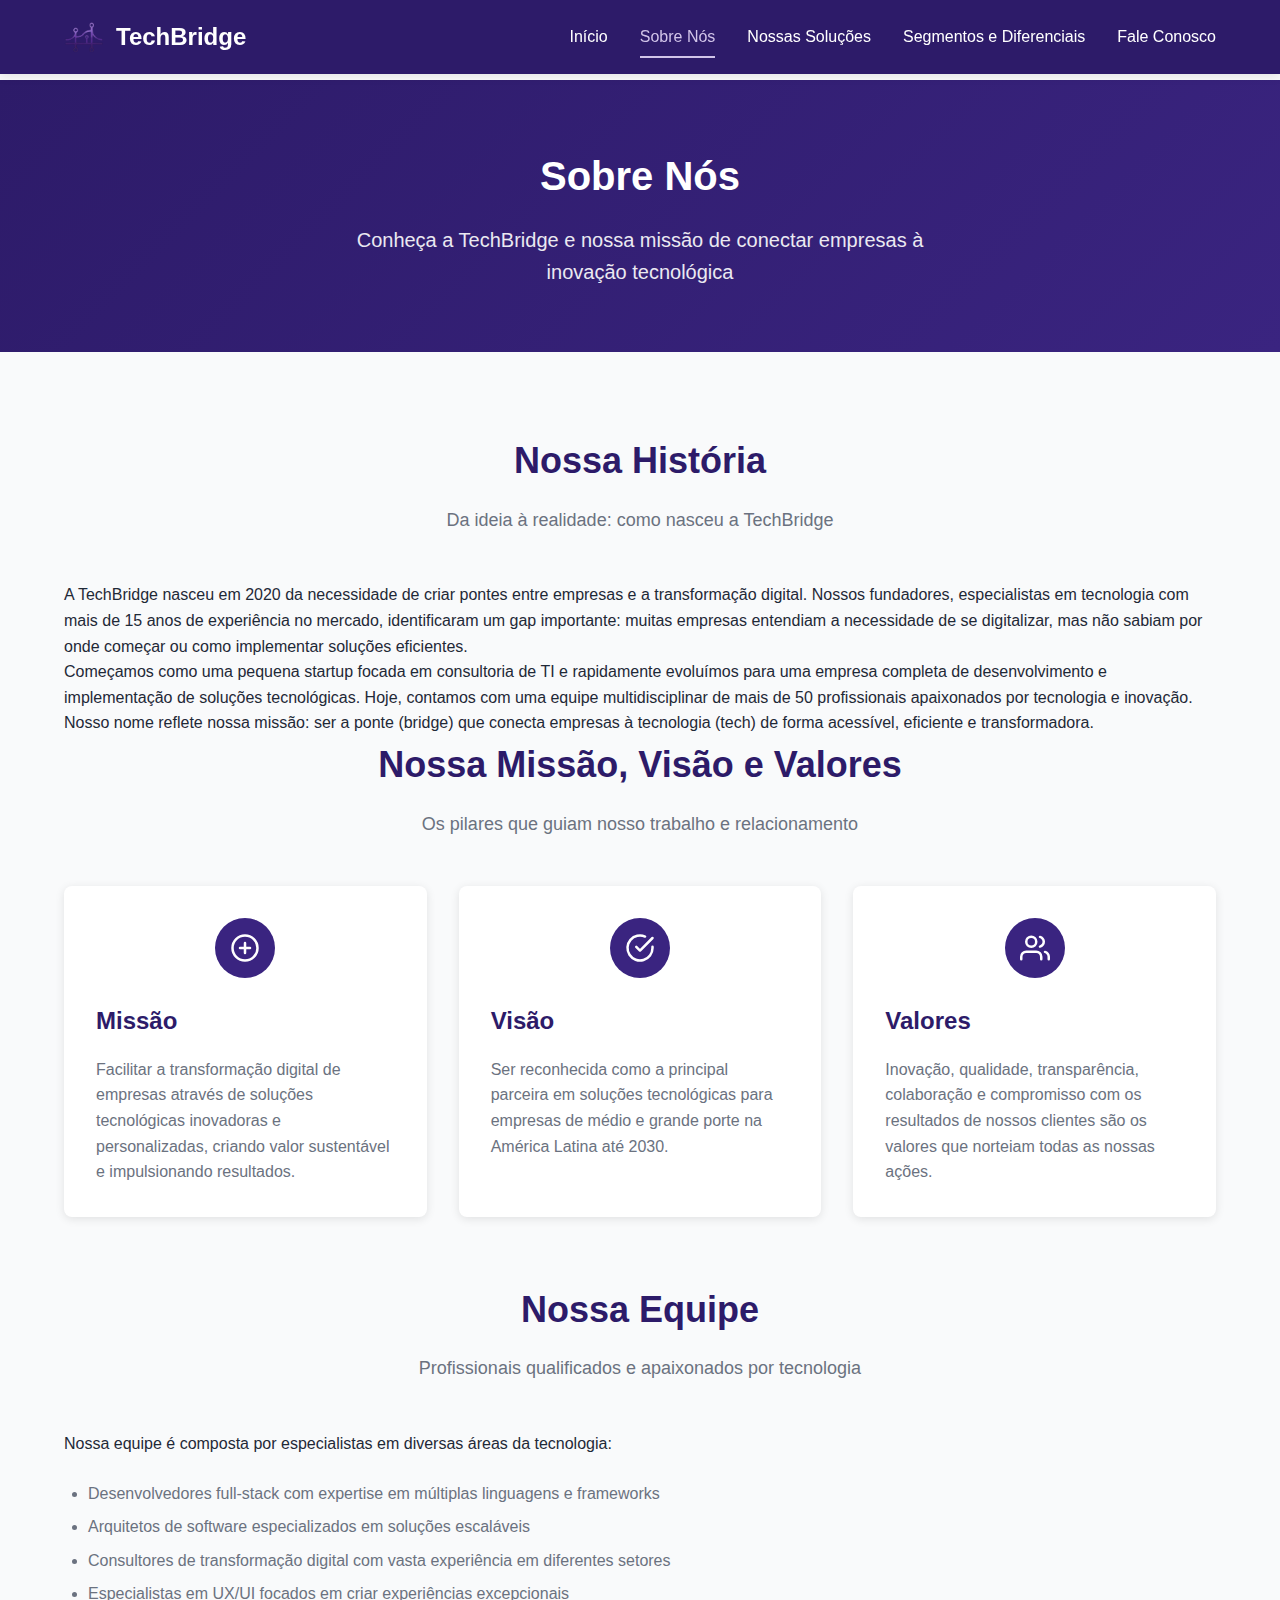
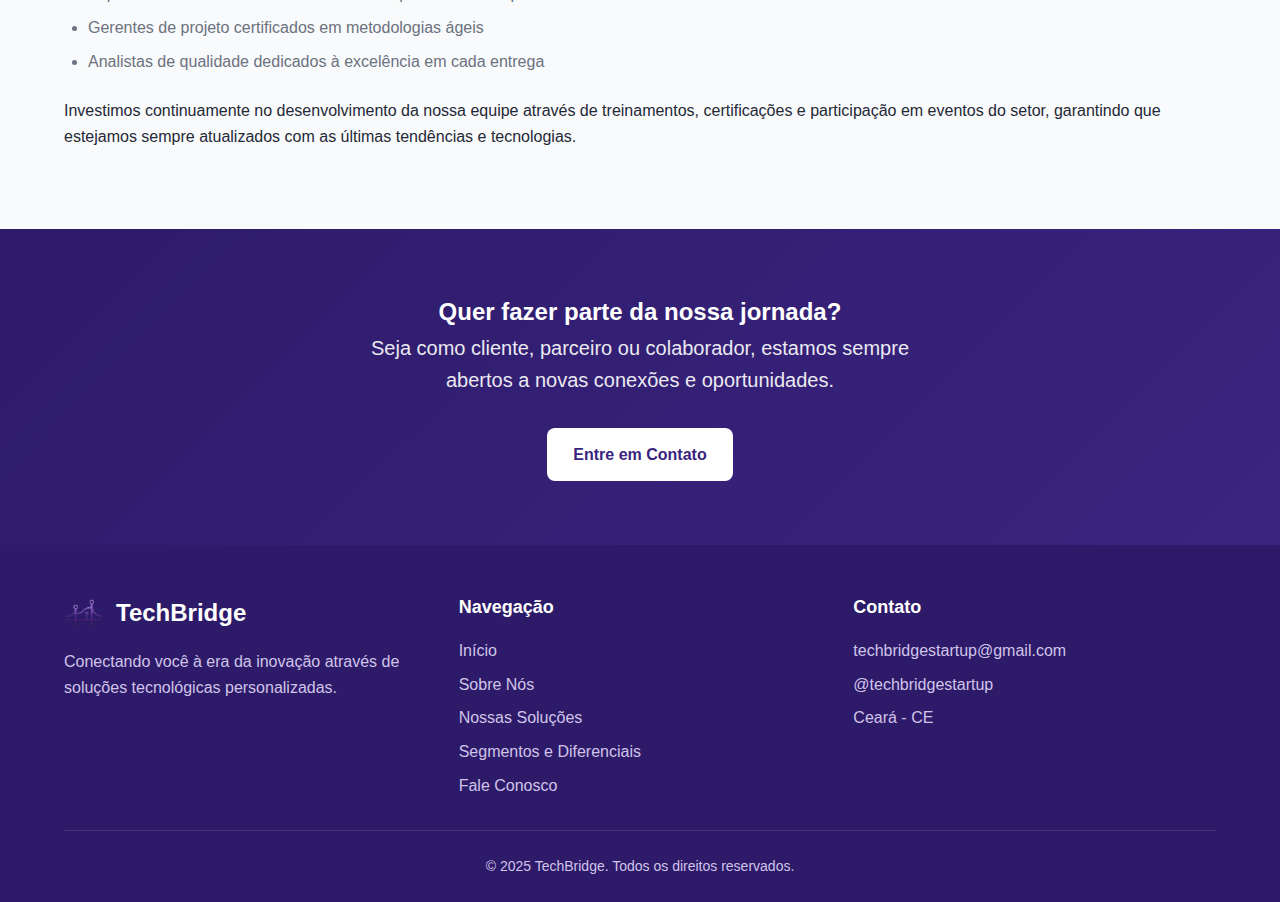
<file: sobre.html>
<!DOCTYPE html>
<html lang="pt-BR">
<head>
    <meta charset="UTF-8">
    <meta name="viewport" content="width=device-width, initial-scale=1.0">
    <title>TechBridge - Sobre Nós</title>
    <link rel="icon" type="image/png" href="img/favicon.png">
    <link rel="shortcut icon" href="img/favicon.png" type="image/png">
    <link rel="stylesheet" href="css/style.css">
</head>
<body>
    <!-- Header -->
    <header class="navbar">
        <div class="container">
            <div class="nav-content">
                <!-- Logo -->
                    <a href="index.html" class="logo">
                        <div class="logo-icon">
                            <img src="img/logo-techbridge.png" alt="TechBridge Logo">
                        </div>
                        <span class="logo-text">TechBridge</span>
                    </a>

                <!-- Desktop Navigation -->
                <div class="nav-menu">
                    <a href="index.html" class="nav-link">Início</a>
                    <a href="sobre.html" class="nav-link active">Sobre Nós</a>
                    <a href="solucoes.html" class="nav-link">Nossas Soluções</a>
                    <a href="segmentos.html" class="nav-link">Segmentos e Diferenciais</a>
                    <a href="contato.html" class="nav-link">Fale Conosco</a>
                </div>

                <!-- Mobile Menu Button -->
                <button class="mobile-menu-btn" id="mobileMenuBtn">
                    <span></span>
                    <span></span>
                    <span></span>
                </button>
            </div>
        </div>

        <!-- Mobile Menu -->
        <div class="mobile-menu" id="mobileMenu">
            <div class="mobile-nav-content">
                <a href="index.html" class="mobile-nav-link">Início</a>
                <a href="sobre.html" class="mobile-nav-link active">Sobre Nós</a>
                <a href="solucoes.html" class="mobile-nav-link">Nossas Soluções</a>
                <a href="segmentos.html" class="mobile-nav-link">Segmentos e Diferenciais</a>
                <a href="contato.html" class="mobile-nav-link">Fale Conosco</a>
            </div>
        </div>
    </header>

    <!-- Main Content -->
    <main>
        <!-- Page Header -->
        <section class="page-header">
            <div class="container">
                <h1>Sobre Nós</h1>
                <p>Conheça a TechBridge e nossa missão de conectar empresas à inovação tecnológica</p>
            </div>
        </section>

        <!-- About Content -->
        <section class="content-section">
            <div class="container">
                <div class="section-header">
                    <h2>Nossa História</h2>
                    <p>Da ideia à realidade: como nasceu a TechBridge</p>
                </div>

                <div class="about-content">
                    <div class="about-text">
                        <p>A TechBridge nasceu em 2020 da necessidade de criar pontes entre empresas e a transformação digital. Nossos fundadores, especialistas em tecnologia com mais de 15 anos de experiência no mercado, identificaram um gap importante: muitas empresas entendiam a necessidade de se digitalizar, mas não sabiam por onde começar ou como implementar soluções eficientes.</p>
                        
                        <p>Começamos como uma pequena startup focada em consultoria de TI e rapidamente evoluímos para uma empresa completa de desenvolvimento e implementação de soluções tecnológicas. Hoje, contamos com uma equipe multidisciplinar de mais de 50 profissionais apaixonados por tecnologia e inovação.</p>
                        
                        <p>Nosso nome reflete nossa missão: ser a ponte (bridge) que conecta empresas à tecnologia (tech) de forma acessível, eficiente e transformadora.</p>
                    </div>

                    <div class="section-header">
                        <h2>Nossa Missão, Visão e Valores</h2>
                        <p>Os pilares que guiam nosso trabalho e relacionamento</p>
                    </div>

                    <div class="values-grid">
                        <div class="value-card">
                            <div class="card-icon">
                                <svg viewBox="0 0 24 24" fill="none" xmlns="http://www.w3.org/2000/svg">
                                    <path d="M12 22C17.5228 22 22 17.5228 22 12C22 6.47715 17.5228 2 12 2C6.47715 2 2 6.47715 2 12C2 17.5228 6.47715 22 12 22Z" stroke="currentColor" stroke-width="2" stroke-linecap="round" stroke-linejoin="round"/>
                                    <path d="M12 8V16" stroke="currentColor" stroke-width="2" stroke-linecap="round" stroke-linejoin="round"/>
                                    <path d="M8 12H16" stroke="currentColor" stroke-width="2" stroke-linecap="round" stroke-linejoin="round"/>
                                </svg>
                            </div>
                            <h3>Missão</h3>
                            <p>Facilitar a transformação digital de empresas através de soluções tecnológicas inovadoras e personalizadas, criando valor sustentável e impulsionando resultados.</p>
                        </div>

                        <div class="value-card">
                            <div class="card-icon">
                                <svg viewBox="0 0 24 24" fill="none" xmlns="http://www.w3.org/2000/svg">
                                    <path d="M22 11.08V12C21.9988 14.1564 21.3005 16.2547 20.0093 17.9818C18.7182 19.709 16.9033 20.9725 14.8354 21.5839C12.7674 22.1953 10.5573 22.1219 8.53447 21.3746C6.51168 20.6273 4.78465 19.2461 3.61096 17.4371C2.43727 15.628 1.87979 13.4881 2.02168 11.3363C2.16356 9.18455 2.99721 7.13631 4.39828 5.49706C5.79935 3.85781 7.69279 2.71537 9.79619 2.24013C11.8996 1.7649 14.1003 1.98232 16.07 2.85999" stroke="currentColor" stroke-width="2" stroke-linecap="round" stroke-linejoin="round"/>
                                    <path d="M22 4L12 14.01L9 11.01" stroke="currentColor" stroke-width="2" stroke-linecap="round" stroke-linejoin="round"/>
                                </svg>
                            </div>
                            <h3>Visão</h3>
                            <p>Ser reconhecida como a principal parceira em soluções tecnológicas para empresas de médio e grande porte na América Latina até 2030.</p>
                        </div>

                        <div class="value-card">
                            <div class="card-icon">
                                <svg viewBox="0 0 24 24" fill="none" xmlns="http://www.w3.org/2000/svg">
                                    <path d="M17 21V19C17 17.9391 16.5786 16.9217 15.8284 16.1716C15.0783 15.4214 14.0609 15 13 15H5C3.93913 15 2.92172 15.4214 2.17157 16.1716C1.42143 16.9217 1 17.9391 1 19V21" stroke="currentColor" stroke-width="2" stroke-linecap="round" stroke-linejoin="round"/>
                                    <path d="M9 11C11.2091 11 13 9.20914 13 7C13 4.79086 11.2091 3 9 3C6.79086 3 5 4.79086 5 7C5 9.20914 6.79086 11 9 11Z" stroke="currentColor" stroke-width="2" stroke-linecap="round" stroke-linejoin="round"/>
                                    <path d="M23 21V19C22.9993 18.1137 22.7044 17.2528 22.1614 16.5523C21.6184 15.8519 20.8581 15.3516 20 15.13" stroke="currentColor" stroke-width="2" stroke-linecap="round" stroke-linejoin="round"/>
                                    <path d="M16 3.13C16.8604 3.35031 17.623 3.85071 18.1676 4.55232C18.7122 5.25392 19.0078 6.11683 19.0078 7.005C19.0078 7.89318 18.7122 8.75608 18.1676 9.45769C17.623 10.1593 16.8604 10.6597 16 10.88" stroke="currentColor" stroke-width="2" stroke-linecap="round" stroke-linejoin="round"/>
                                </svg>
                            </div>
                            <h3>Valores</h3>
                            <p>Inovação, qualidade, transparência, colaboração e compromisso com os resultados de nossos clientes são os valores que norteiam todas as nossas ações.</p>
                        </div>
                    </div>

                    <div class="section-header" style="margin-top: 4rem;">
                        <h2>Nossa Equipe</h2>
                        <p>Profissionais qualificados e apaixonados por tecnologia</p>
                    </div>

                    <div class="about-text">
                        <p>Nossa equipe é composta por especialistas em diversas áreas da tecnologia:</p>
                        
                        <ul style="margin: 1.5rem 0; padding-left: 1.5rem; color: var(--text-light);">
                            <li style="margin-bottom: 0.5rem;">Desenvolvedores full-stack com expertise em múltiplas linguagens e frameworks</li>
                            <li style="margin-bottom: 0.5rem;">Arquitetos de software especializados em soluções escaláveis</li>
                            <li style="margin-bottom: 0.5rem;">Consultores de transformação digital com vasta experiência em diferentes setores</li>
                            <li style="margin-bottom: 0.5rem;">Especialistas em UX/UI focados em criar experiências excepcionais</li>
                            <li style="margin-bottom: 0.5rem;">Gerentes de projeto certificados em metodologias ágeis</li>
                            <li>Analistas de qualidade dedicados à excelência em cada entrega</li>
                        </ul>
                        
                        <p>Investimos continuamente no desenvolvimento da nossa equipe através de treinamentos, certificações e participação em eventos do setor, garantindo que estejamos sempre atualizados com as últimas tendências e tecnologias.</p>
                    </div>
                </div>
            </div>
        </section>

        <!-- CTA Section -->
        <section class="page-header">
            <div class="container">
                <h2>Quer fazer parte da nossa jornada?</h2>
                <p>Seja como cliente, parceiro ou colaborador, estamos sempre abertos a novas conexões e oportunidades.</p>
                <a href="contato.html" class="btn btn-primary" style="margin-top: 2rem;">Entre em Contato</a>
            </div>
        </section>
    </main>

    <!-- Footer -->
    <footer>
        <div class="container">
            <div class="footer-content">
                <div class="footer-section">
                      <div class="footer-logo">
                          <div class="logo-icon">
                             <img src="img/logo-techbridge.png" alt="TechBridge Logo">
                         </div>
                         <span class="logo-text">TechBridge</span>
                     </div>
                    <p>Conectando você à era da inovação através de soluções tecnológicas personalizadas.</p>
                </div>
                
                <div class="footer-section">
                    <h3>Navegação</h3>
                    <div class="footer-links">
                        <a href="index.html">Início</a>
                        <a href="sobre.html">Sobre Nós</a>
                        <a href="solucoes.html">Nossas Soluções</a>
                        <a href="segmentos.html">Segmentos e Diferenciais</a>
                        <a href="contato.html">Fale Conosco</a>
                    </div>
                </div>
                
                <div class="footer-section">
                    <h3>Contato</h3>
                    <div class="footer-contact">
                        <p>techbridgestartup@gmail.com</p>
                        <p>@techbridgestartup</p>
                        <p>Ceará - CE</p>
                    </div>
                </div>
            </div>
            
            <div class="footer-bottom">
                <p>© 2025 TechBridge. Todos os direitos reservados.</p>
            </div>
        </div>
    </footer>

    <script src="js/script.js"></script>
</body>
</html>
</file>
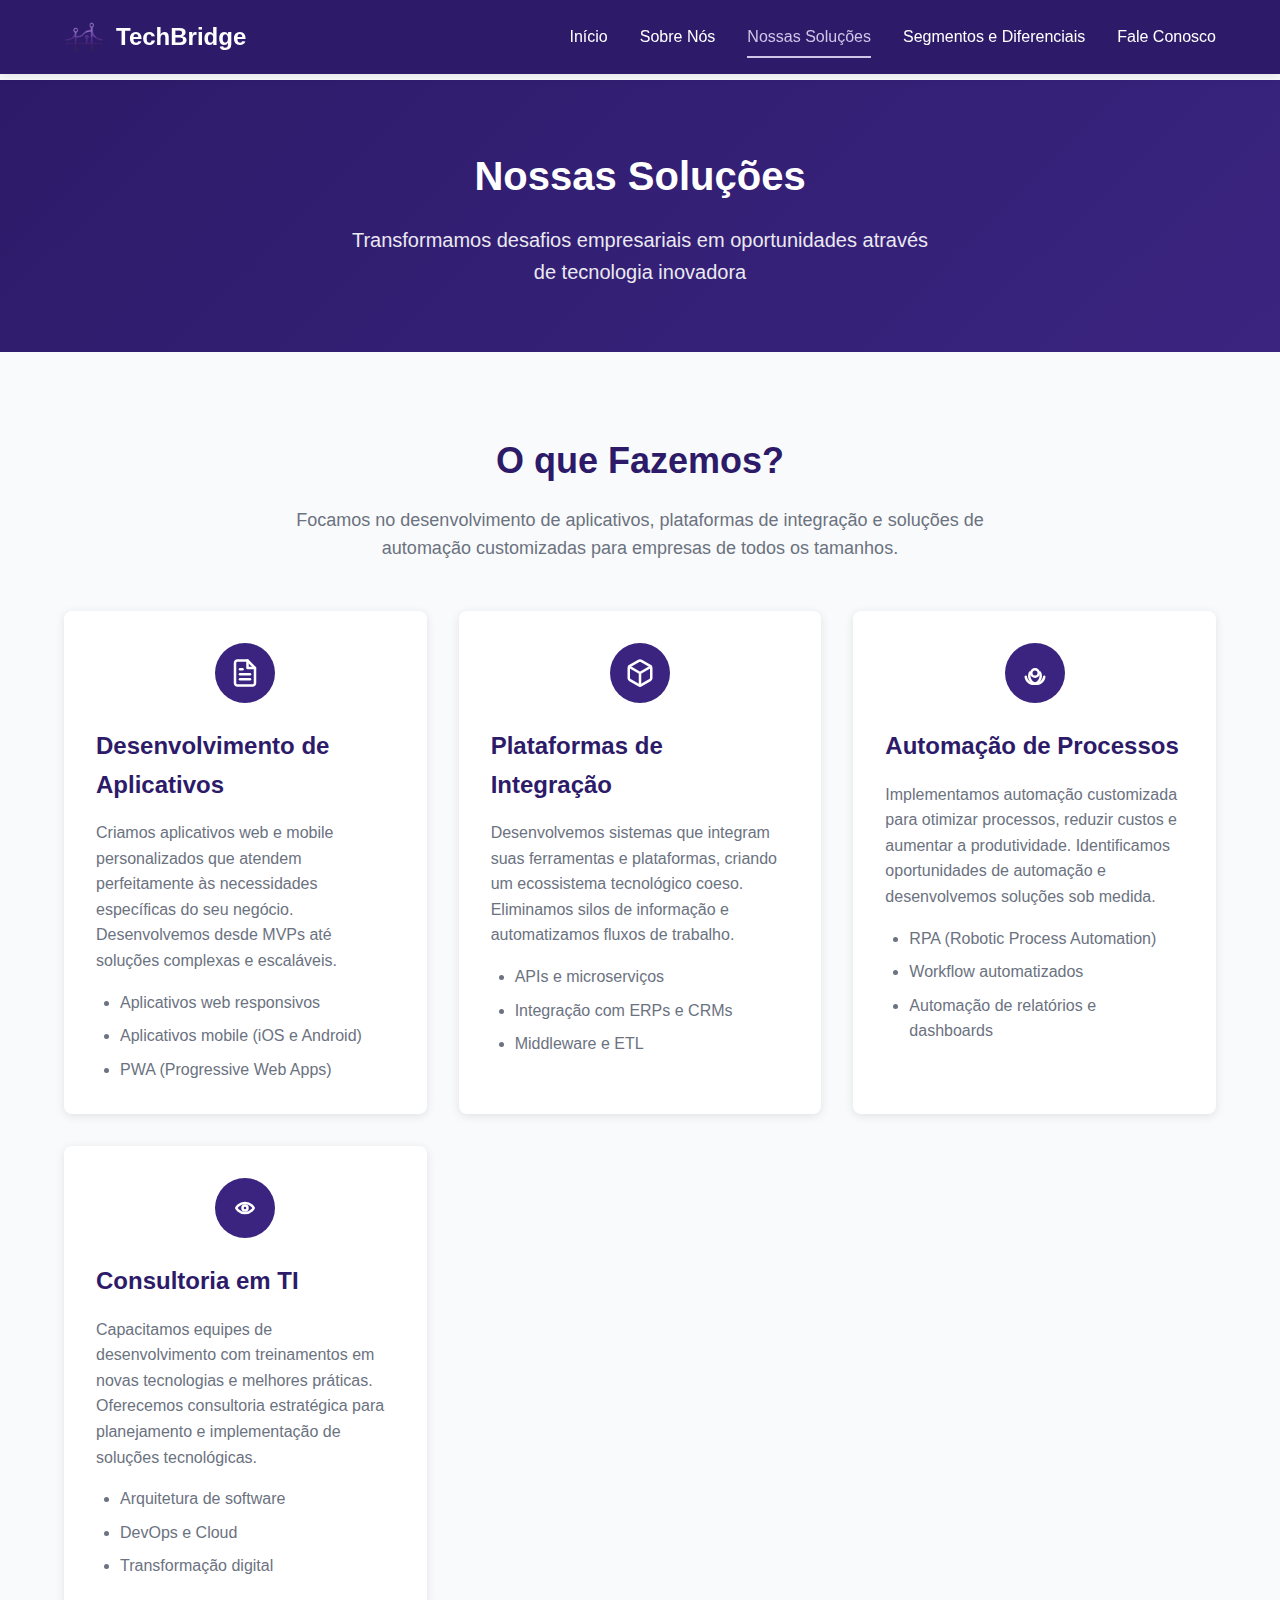
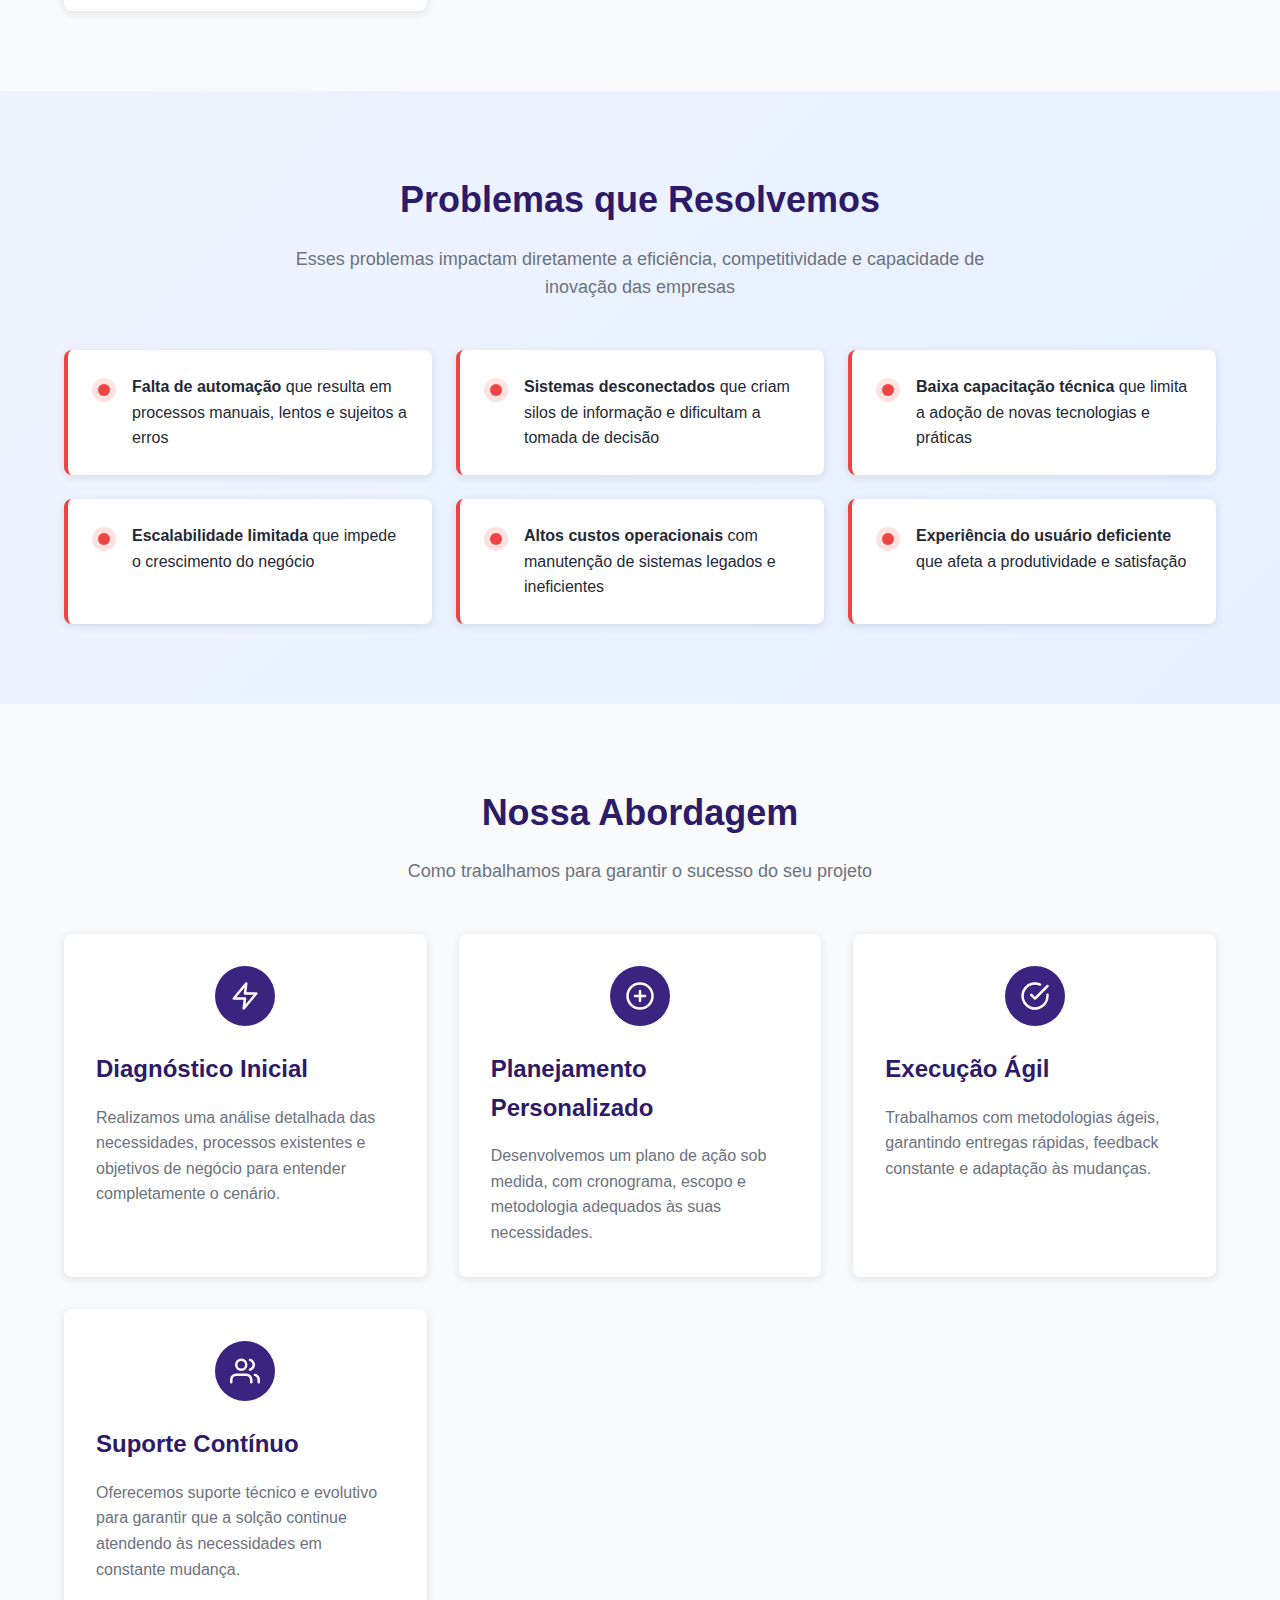
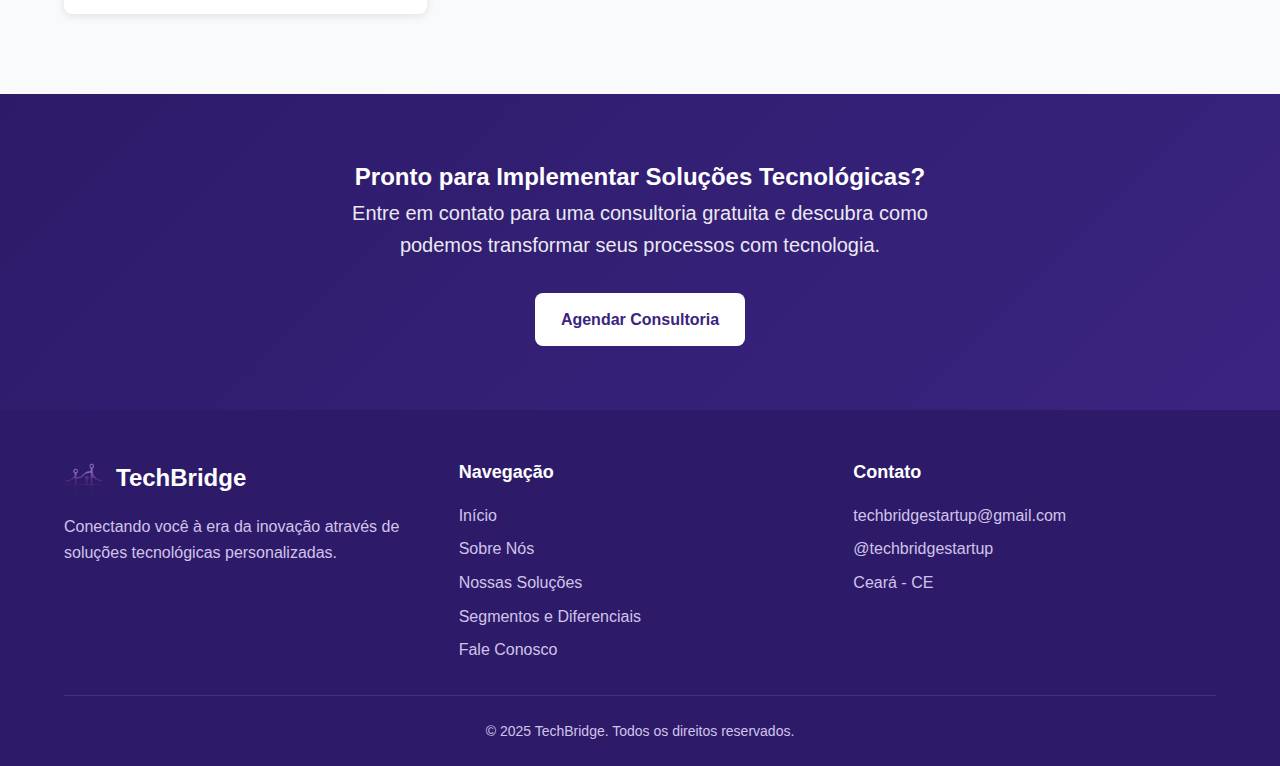
<file: solucoes.html>
<!DOCTYPE html>
<html lang="pt-BR">
<head>
    <meta charset="UTF-8">
    <meta name="viewport" content="width=device-width, initial-scale=1.0">
    <title>TechBridge - Nossas Soluções</title>
    <link rel="icon" type="image/png" href="img/favicon.png">
    <link rel="shortcut icon" href="img/favicon.png" type="image/png">
    <link rel="stylesheet" href="css/style.css">
</head>
<body>
    <!-- Header -->
    <header class="navbar">
        <div class="container">
            <div class="nav-content">
                <!-- Logo -->
                    <a href="index.html" class="logo">
                        <div class="logo-icon">
                            <img src="img/logo-techbridge.png" alt="TechBridge Logo">
                        </div>
                        <span class="logo-text">TechBridge</span>
                    </a>

                <!-- Desktop Navigation -->
                <div class="nav-menu">
                    <a href="index.html" class="nav-link">Início</a>
                    <a href="sobre.html" class="nav-link">Sobre Nós</a>
                    <a href="solucoes.html" class="nav-link active">Nossas Soluções</a>
                    <a href="segmentos.html" class="nav-link">Segmentos e Diferenciais</a>
                    <a href="contato.html" class="nav-link">Fale Conosco</a>
                </div>

                <!-- Mobile Menu Button -->
                <button class="mobile-menu-btn" id="mobileMenuBtn">
                    <span></span>
                    <span></span>
                    <span></span>
                </button>
            </div>
        </div>

        <!-- Mobile Menu -->
        <div class="mobile-menu" id="mobileMenu">
            <div class="mobile-nav-content">
                <a href="index.html" class="mobile-nav-link">Início</a>
                <a href="sobre.html" class="mobile-nav-link">Sobre Nós</a>
                <a href="solucoes.html" class="mobile-nav-link active">Nossas Soluções</a>
                <a href="segmentos.html" class="mobile-nav-link">Segmentos e Diferenciais</a>
                <a href="contato.html" class="mobile-nav-link">Fale Conosco</a>
            </div>
        </div>
    </header>

    <!-- Main Content -->
    <main>
        <!-- Page Header -->
        <section class="page-header">
            <div class="container">
                <h1>Nossas Soluções</h1>
                <p>Transformamos desafios empresariais em oportunidades através de tecnologia inovadora</p>
            </div>
        </section>

        <!-- Solutions Content -->
        <section class="content-section">
            <div class="container">
                <div class="section-header">
                    <h2>O que Fazemos?</h2>
                    <p>Focamos no desenvolvimento de aplicativos, plataformas de integração e soluções de automação customizadas para empresas de todos os tamanhos.</p>
                </div>

                <div class="solutions-grid">
                    <div class="solution-card">
                        <div class="card-icon">
                            <svg viewBox="0 0 24 24" fill="none" xmlns="http://www.w3.org/2000/svg">
                                <path d="M14 2H6C5.46957 2 4.96086 2.21071 4.58579 2.58579C4.21071 2.96086 4 3.46957 4 4V20C4 20.5304 4.21071 21.0391 4.58579 21.4142C4.96086 21.7893 5.46957 22 6 22H18C18.5304 22 19.0391 21.7893 19.4142 21.4142C19.7893 21.0391 20 20.5304 20 20V8L14 2Z" stroke="currentColor" stroke-width="2" stroke-linecap="round" stroke-linejoin="round"/>
                                <path d="M14 2V8H20" stroke="currentColor" stroke-width="2" stroke-linecap="round" stroke-linejoin="round"/>
                                <path d="M16 13H8" stroke="currentColor" stroke-width="2" stroke-linecap="round" stroke-linejoin="round"/>
                                <path d="M16 17H8" stroke="currentColor" stroke-width="2" stroke-linecap="round" stroke-linejoin="round"/>
                                <path d="M10 9H9H8" stroke="currentColor" stroke-width="2" stroke-linecap="round" stroke-linejoin="round"/>
                            </svg>
                        </div>
                        <h3>Desenvolvimento de Aplicativos</h3>
                        <p>Criamos aplicativos web e mobile personalizados que atendem perfeitamente às necessidades específicas do seu negócio. Desenvolvemos desde MVPs até soluções complexas e escaláveis.</p>
                        <ul style="margin-top: 1rem; padding-left: 1.5rem; color: var(--text-light);">
                            <li style="margin-bottom: 0.5rem;">Aplicativos web responsivos</li>
                            <li style="margin-bottom: 0.5rem;">Aplicativos mobile (iOS e Android)</li>
                            <li>PWA (Progressive Web Apps)</li>
                        </ul>
                    </div>

                    <div class="solution-card">
                        <div class="card-icon">
                            <svg viewBox="0 0 24 24" fill="none" xmlns="http://www.w3.org/2000/svg">
                                <path d="M21 16V8.00002C20.9996 7.6493 20.9071 7.30483 20.7315 7.00119C20.556 6.69754 20.3037 6.44539 20 6.27002L13 2.27002C12.696 2.09449 12.3511 2.00208 12 2.00208C11.6489 2.00208 11.304 2.09449 11 2.27002L4 6.27002C3.69626 6.44539 3.44398 6.69754 3.26846 7.00119C3.09294 7.30483 3.00036 7.6493 3 8.00002V16C3.00036 16.3508 3.09294 16.6952 3.26846 16.9989C3.44398 17.3025 3.69626 17.5547 4 17.73L11 21.73C11.304 21.9056 11.6489 21.998 12 21.998C12.3511 21.998 12.696 21.9056 13 21.73L20 17.73C20.3037 17.5547 20.556 17.3025 20.7315 16.9989C20.9071 16.6952 20.9996 16.3508 21 16Z" stroke="currentColor" stroke-width="2" stroke-linecap="round" stroke-linejoin="round"/>
                                <path d="M3.27002 6.96002L12 12L20.73 6.96002" stroke="currentColor" stroke-width="2" stroke-linecap="round" stroke-linejoin="round"/>
                                <path d="M12 22.08V12" stroke="currentColor" stroke-width="2" stroke-linecap="round" stroke-linejoin="round"/>
                            </svg>
                        </div>
                        <h3>Plataformas de Integração</h3>
                        <p>Desenvolvemos sistemas que integram suas ferramentas e plataformas, criando um ecossistema tecnológico coeso. Eliminamos silos de informação e automatizamos fluxos de trabalho.</p>
                        <ul style="margin-top: 1rem; padding-left: 1.5rem; color: var(--text-light);">
                            <li style="margin-bottom: 0.5rem;">APIs e microserviços</li>
                            <li style="margin-bottom: 0.5rem;">Integração com ERPs e CRMs</li>
                            <li>Middleware e ETL</li>
                        </ul>
                    </div>

                    <div class="solution-card">
                        <div class="card-icon">
                            <svg viewBox="0 0 24 24" fill="none" xmlns="http://www.w3.org/2000/svg">
                                <path d="M12 15C13.6569 15 15 13.6569 15 12C15 10.3431 13.6569 9 12 9C10.3431 9 9 10.3431 9 12C9 13.6569 10.3431 15 12 15Z" stroke="currentColor" stroke-width="2" stroke-linecap="round" stroke-linejoin="round"/>
                                <path d="M19.4 15C19.2663 15.9248 18.9478 16.8116 18.4669 17.599C17.986 18.3864 17.3548 19.0553 16.6185 19.5614C15.8822 20.0675 15.0591 20.3993 14.2027 20.535C13.3464 20.6707 12.4775 20.6074 11.6508 20.3498C10.8241 20.0922 10.0602 19.6468 9.41345 19.0445C8.76673 18.4422 8.25314 17.6978 7.9094 16.8667C7.56566 16.0355 7.40049 15.1384 7.4254 14.2355C7.45032 13.3325 7.66466 12.4464 8.0534 11.64" stroke="currentColor" stroke-width="2" stroke-linecap="round" stroke-linejoin="round"/>
                                <path d="M4.60002 15C4.73371 15.9248 5.05222 16.8116 5.53312 17.599C6.01402 18.3864 6.64523 19.0553 7.38153 19.5614C8.11783 20.0675 8.94094 20.3993 9.79728 20.535C10.6536 20.6707 11.5225 20.6074 12.3492 20.3498C13.1759 20.0922 13.9398 19.6468 14.5866 19.0445C15.2333 18.4422 15.7469 17.6978 16.0906 16.8667C16.4344 16.0355 16.5995 15.1384 16.5746 14.2355C16.5497 13.3325 16.3354 12.4464 15.9466 11.64" stroke="currentColor" stroke-width="2" stroke-linecap="round" stroke-linejoin="round"/>
                            </svg>
                        </div>
                        <h3>Automação de Processos</h3>
                        <p>Implementamos automação customizada para otimizar processos, reduzir custos e aumentar a produtividade. Identificamos oportunidades de automação e desenvolvemos soluções sob medida.</p>
                        <ul style="margin-top: 1rem; padding-left: 1.5rem; color: var(--text-light);">
                            <li style="margin-bottom: 0.5rem;">RPA (Robotic Process Automation)</li>
                            <li style="margin-bottom: 0.5rem;">Workflow automatizados</li>
                            <li>Automação de relatórios e dashboards</li>
                        </ul>
                    </div>

                    <div class="solution-card">
                        <div class="card-icon">
                            <svg viewBox="0 0 24 24" fill="none" xmlns="http://www.w3.org/2000/svg">
                                <path d="M12 14C13.1046 14 14 13.1046 14 12C14 10.8954 13.1046 10 12 10C10.8954 10 10 10.8954 10 12C10 13.1046 10.8954 14 12 14Z" stroke="currentColor" stroke-width="2" stroke-linecap="round" stroke-linejoin="round"/>
                                <path d="M19 12C19 12 17 8 12 8C7 8 5 12 5 12C5 12 7 16 12 16C17 16 19 12 19 12Z" stroke="currentColor" stroke-width="2" stroke-linecap="round" stroke-linejoin="round"/>
                            </svg>
                        </div>
                        <h3>Consultoria em TI</h3>
                        <p>Capacitamos equipes de desenvolvimento com treinamentos em novas tecnologias e melhores práticas. Oferecemos consultoria estratégica para planejamento e implementação de soluções tecnológicas.</p>
                        <ul style="margin-top: 1rem; padding-left: 1.5rem; color: var(--text-light);">
                            <li style="margin-bottom: 0.5rem;">Arquitetura de software</li>
                            <li style="margin-bottom: 0.5rem;">DevOps e Cloud</li>
                            <li>Transformação digital</li>
                        </ul>
                    </div>
                </div>
            </div>
        </section>

        <!-- Problems Section -->
        <section class="problems-section">
            <div class="container">
                <div class="section-header">
                    <h2>Problemas que Resolvemos</h2>
                    <p>Esses problemas impactam diretamente a eficiência, competitividade e capacidade de inovação das empresas</p>
                </div>

                <div class="problems-grid">
                    <div class="problem-card">
                        <div class="problem-indicator"></div>
                        <p><strong>Falta de automação</strong> que resulta em processos manuais, lentos e sujeitos a erros</p>
                    </div>

                    <div class="problem-card">
                        <div class="problem-indicator"></div>
                        <p><strong>Sistemas desconectados</strong> que criam silos de informação e dificultam a tomada de decisão</p>
                    </div>

                    <div class="problem-card">
                        <div class="problem-indicator"></div>
                        <p><strong>Baixa capacitação técnica</strong> que limita a adoção de novas tecnologias e práticas</p>
                    </div>

                    <div class="problem-card">
                        <div class="problem-indicator"></div>
                        <p><strong>Escalabilidade limitada</strong> que impede o crescimento do negócio</p>
                    </div>

                    <div class="problem-card">
                        <div class="problem-indicator"></div>
                        <p><strong>Altos custos operacionais</strong> com manutenção de sistemas legados e ineficientes</p>
                    </div>

                    <div class="problem-card">
                        <div class="problem-indicator"></div>
                        <p><strong>Experiência do usuário deficiente</strong> que afeta a produtividade e satisfação</p>
                    </div>
                </div>
            </div>
        </section>

        <!-- Our Approach -->
        <section class="content-section">
            <div class="container">
                <div class="section-header">
                    <h2>Nossa Abordagem</h2>
                    <p>Como trabalhamos para garantir o sucesso do seu projeto</p>
                </div>

                <div class="values-grid">
                    <div class="value-card">
                        <div class="card-icon">
                            <svg viewBox="0 0 24 24" fill="none" xmlns="http://www.w3.org/2000/svg">
                                <path d="M13 2L3 14H12L11 22L21 10H12L13 2Z" stroke="currentColor" stroke-width="2" stroke-linecap="round" stroke-linejoin="round"/>
                            </svg>
                        </div>
                        <h3>Diagnóstico Inicial</h3>
                        <p>Realizamos uma análise detalhada das necessidades, processos existentes e objetivos de negócio para entender completamente o cenário.</p>
                    </div>

                    <div class="value-card">
                        <div class="card-icon">
                            <svg viewBox="0 0 24 24" fill="none" xmlns="http://www.w3.org/2000/svg">
                                <path d="M12 22C17.5228 22 22 17.5228 22 12C22 6.47715 17.5228 2 12 2C6.47715 2 2 6.47715 2 12C2 17.5228 6.47715 22 12 22Z" stroke="currentColor" stroke-width="2" stroke-linecap="round" stroke-linejoin="round"/>
                                <path d="M12 8V16" stroke="currentColor" stroke-width="2" stroke-linecap="round" stroke-linejoin="round"/>
                                <path d="M8 12H16" stroke="currentColor" stroke-width="2" stroke-linecap="round" stroke-linejoin="round"/>
                            </svg>
                        </div>
                        <h3>Planejamento Personalizado</h3>
                        <p>Desenvolvemos um plano de ação sob medida, com cronograma, escopo e metodologia adequados às suas necessidades.</p>
                    </div>

                    <div class="value-card">
                        <div class="card-icon">
                            <svg viewBox="0 0 24 24" fill="none" xmlns="http://www.w3.org/2000/svg">
                                <path d="M22 11.08V12C21.9988 14.1564 21.3005 16.2547 20.0093 17.9818C18.7182 19.709 16.9033 20.9725 14.8354 21.5839C12.7674 22.1953 10.5573 22.1219 8.53447 21.3746C6.51168 20.6273 4.78465 19.2461 3.61096 17.4371C2.43727 15.628 1.87979 13.4881 2.02168 11.3363C2.16356 9.18455 2.99721 7.13631 4.39828 5.49706C5.79935 3.85781 7.69279 2.71537 9.79619 2.24013C11.8996 1.7649 14.1003 1.98232 16.07 2.85999" stroke="currentColor" stroke-width="2" stroke-linecap="round" stroke-linejoin="round"/>
                                <path d="M22 4L12 14.01L9 11.01" stroke="currentColor" stroke-width="2" stroke-linecap="round" stroke-linejoin="round"/>
                            </svg>
                        </div>
                        <h3>Execução Ágil</h3>
                        <p>Trabalhamos com metodologias ágeis, garantindo entregas rápidas, feedback constante e adaptação às mudanças.</p>
                    </div>

                    <div class="value-card">
                        <div class="card-icon">
                            <svg viewBox="0 0 24 24" fill="none" xmlns="http://www.w3.org/2000/svg">
                                <path d="M17 21V19C17 17.9391 16.5786 16.9217 15.8284 16.1716C15.0783 15.4214 14.0609 15 13 15H5C3.93913 15 2.92172 15.4214 2.17157 16.1716C1.42143 16.9217 1 17.9391 1 19V21" stroke="currentColor" stroke-width="2" stroke-linecap="round" stroke-linejoin="round"/>
                                <path d="M9 11C11.2091 11 13 9.20914 13 7C13 4.79086 11.2091 3 9 3C6.79086 3 5 4.79086 5 7C5 9.20914 6.79086 11 9 11Z" stroke="currentColor" stroke-width="2" stroke-linecap="round" stroke-linejoin="round"/>
                                <path d="M23 21V19C22.9993 18.1137 22.7044 17.2528 22.1614 16.5523C21.6184 15.8519 20.8581 15.3516 20 15.13" stroke="currentColor" stroke-width="2" stroke-linecap="round" stroke-linejoin="round"/>
                                <path d="M16 3.13C16.8604 3.35031 17.623 3.85071 18.1676 4.55232C18.7122 5.25392 19.0078 6.11683 19.0078 7.005C19.0078 7.89318 18.7122 8.75608 18.1676 9.45769C17.623 10.1593 16.8604 10.6597 16 10.88" stroke="currentColor" stroke-width="2" stroke-linecap="round" stroke-linejoin="round"/>
                            </svg>
                        </div>
                        <h3>Suporte Contínuo</h3>
                        <p>Oferecemos suporte técnico e evolutivo para garantir que a solção continue atendendo às necessidades em constante mudança.</p>
                    </div>
                </div>
            </div>
        </section>

        <!-- CTA Section -->
        <section class="page-header">
            <div class="container">
                <h2>Pronto para Implementar Soluções Tecnológicas?</h2>
                <p>Entre em contato para uma consultoria gratuita e descubra como podemos transformar seus processos com tecnologia.</p>
                <a href="contato.html" class="btn btn-primary" style="margin-top: 2rem;">Agendar Consultoria</a>
            </div>
        </section>
    </main>

    <!-- Footer -->
    <footer>
        <div class="container">
            <div class="footer-content">
                <div class="footer-section">
                      <div class="footer-logo">
                          <div class="logo-icon">
                             <img src="img/logo-techbridge.png" alt="TechBridge Logo">
                         </div>
                         <span class="logo-text">TechBridge</span>
                     </div>
                    <p>Conectando você à era da inovação através de soluções tecnológicas personalizadas.</p>
                </div>
                
                <div class="footer-section">
                    <h3>Navegação</h3>
                    <div class="footer-links">
                        <a href="index.html">Início</a>
                        <a href="sobre.html">Sobre Nós</a>
                        <a href="solucoes.html">Nossas Soluções</a>
                        <a href="segmentos.html">Segmentos e Diferenciais</a>
                        <a href="contato.html">Fale Conosco</a>
                    </div>
                </div>
                
                <div class="footer-section">
                    <h3>Contato</h3>
                    <div class="footer-contact">
                        <p>techbridgestartup@gmail.com</p>
                        <p>@techbridgestartup</p>
                        <p>Ceará - CE</p>
                    </div>
                </div>
            </div>
            
            <div class="footer-bottom">
                <p>© 2025 TechBridge. Todos os direitos reservados.</p>
            </div>
        </div>
    </footer>

    <script src="js/script.js"></script>
</body>
</html>
</file>
<file: css/style.css>
/* Reset e configurações básicas */
* {
    margin: 0;
    padding: 0;
    box-sizing: border-box;
}

:root {
    --primary-dark: #2d1b69;
    --primary-color: #3a2480;
    --secondary-color: #5e43d3;
    --text-dark: #1f2937;
    --text-light: #6b7280;
    --white: #ffffff;
    --off-white: #f9fafb;
    --shadow: 0 2px 10px rgba(0, 0, 0, 0.1);
    --shadow-lg: 0 10px 15px -3px rgba(0, 0, 0, 0.1);
}

html {
    scroll-behavior: smooth;
}

body {
    font-family: 'Segoe UI', Tahoma, Geneva, Verdana, sans-serif;
    line-height: 1.6;
    color: var(--text-dark);
    background-color: var(--off-white);
}

.container {
    max-width: 1200px;
    margin: 0 auto;
    padding: 0 1.5rem;
}

/* Header */
.navbar {
    position: fixed;
    top: 0;
    left: 0;
    right: 0;
    z-index: 1000;
    background-color: var(--primary-dark);
    box-shadow: var(--shadow);
}

.nav-content {
    display: flex;
    justify-content: space-between;
    align-items: center;
    padding: 1rem 0;
}

.logo {
    display: flex;
    align-items: center;
    gap: 0.75rem;
    text-decoration: none;
}

.logo-icon {
    width: 40px;
    height: 40px;
    display: flex;
    align-items: center;
    justify-content: center;
    border-radius: 6px;
}

.logo-icon img {
    width: 100%;
    height: auto;
    max-height: 100%;
    object-fit: contain;
}

.logo-text {
    font-size: 1.5rem;
    font-weight: 700;
    color: var(--white);
}

.nav-menu {
    display: flex;
    gap: 2rem;
}

.nav-link {
    font-size: 1rem;
    font-weight: 500;
    color: var(--white);
    text-decoration: none;
    padding: 0.5rem 0;
    position: relative;
    transition: color 0.3s ease;
}

.nav-link:hover {
    color: #d1c4e9;
}

.nav-link.active {
    color: #d1c4e9;
}

.nav-link.active::after {
    content: '';
    position: absolute;
    bottom: 0;
    left: 0;
    right: 0;
    height: 2px;
    background-color: #d1c4e9;
}

.mobile-menu-btn {
    display: none;
    flex-direction: column;
    background: none;
    border: none;
    cursor: pointer;
    gap: 4px;
}

.mobile-menu-btn span {
    width: 24px;
    height: 2px;
    background-color: var(--white);
    transition: all 0.3s ease;
}

.mobile-menu {
    position: fixed;
    top: 0;
    left: 0;
    right: 0;
    bottom: 0;
    background-color: var(--primary-dark);
    z-index: 999;
    transform: translateY(-100%);
    transition: transform 0.3s ease;
    display: flex;
    align-items: center;
    justify-content: center;
}

.mobile-menu.active {
    transform: translateY(0);
}

.mobile-nav-content {
    display: flex;
    flex-direction: column;
    gap: 1.5rem;
    text-align: center;
}

.mobile-nav-link {
    font-size: 1.25rem;
    font-weight: 500;
    color: var(--white);
    text-decoration: none;
    padding: 0.75rem 1.5rem;
    border-radius: 0.5rem;
    transition: all 0.3s ease;
}

.mobile-nav-link.active,
.mobile-nav-link:hover {
    background-color: rgba(255, 255, 255, 0.1);
    color: #d1c4e9;
}

/* Main Content */
main {
    padding-top: 80px;
    min-height: calc(100vh - 350px);
}

/* Hero Section */
.hero {
    background: linear-gradient(135deg, var(--primary-dark), var(--primary-color));
    color: var(--white);
    padding: 6rem 0;
    text-align: center;
    position: relative;
    overflow: hidden;
}

.hero::before {
    content: '';
    position: absolute;
    top: 0;
    left: 0;
    right: 0;
    bottom: 0;
    background: url('https://images.unsplash.com/photo-1451187580459-43490279c0fa?w=1200') center/cover;
    opacity: 0.1;
}

.hero-content {
    position: relative;
    z-index: 1;
    max-width: 800px;
    margin: 0 auto;
}

.hero h1 {
    font-size: 3rem;
    margin-bottom: 1.5rem;
    font-weight: 700;
}

.hero p {
    font-size: 1.25rem;
    margin-bottom: 2.5rem;
    opacity: 0.9;
    max-width: 600px;
    margin-left: auto;
    margin-right: auto;
}

.hero-buttons {
    display: flex;
    gap: 1rem;
    justify-content: center;
    flex-wrap: wrap;
}

/* Page Header */
.page-header {
    background: linear-gradient(135deg, var(--primary-dark), var(--primary-color));
    color: var(--white);
    padding: 4rem 0;
    text-align: center;
}

.page-header h1 {
    font-size: 2.5rem;
    margin-bottom: 1rem;
}

.page-header p {
    font-size: 1.25rem;
    max-width: 600px;
    margin: 0 auto;
    opacity: 0.9;
}

/* Sections */
.content-section {
    padding: 5rem 0;
}

.section-header {
    text-align: center;
    margin-bottom: 3rem;
}

.section-header h2 {
    font-size: 2.25rem;
    color: var(--primary-dark);
    margin-bottom: 1rem;
}

.section-header p {
    color: var(--text-light);
    max-width: 700px;
    margin: 0 auto;
    font-size: 1.125rem;
}

/* Buttons */
.btn {
    display: inline-block;
    padding: 0.75rem 1.5rem;
    border-radius: 0.5rem;
    font-weight: 600;
    text-decoration: none;
    transition: all 0.3s ease;
    border: 2px solid transparent;
    cursor: pointer;
    font-size: 1rem;
}

.btn-primary {
    background-color: var(--white);
    color: var(--primary-color);
}

.btn-primary:hover {
    transform: translateY(-2px);
    box-shadow: var(--shadow-lg);
}

.btn-secondary {
    background-color: transparent;
    color: var(--white);
    border-color: var(--white);
}

.btn-secondary:hover {
    background-color: var(--white);
    color: var(--primary-color);
}

.btn-dark {
    background-color: var(--primary-dark);
    color: var(--white);
}

.btn-dark:hover {
    background-color: var(--primary-color);
    transform: translateY(-2px);
    box-shadow: var(--shadow-lg);
}

/* Cards */
.services-grid,
.solutions-grid,
.values-grid,
.segments-grid,
.differentials-grid {
    display: grid;
    grid-template-columns: repeat(auto-fit, minmax(280px, 1fr));
    gap: 2rem;
    margin-top: 3rem;
}

.service-card,
.solution-card,
.value-card,
.segment-card,
.differential-card {
    background: var(--white);
    padding: 2rem;
    border-radius: 0.5rem;
    box-shadow: var(--shadow);
    transition: all 0.3s ease;
}

.service-card:hover,
.solution-card:hover,
.value-card:hover,
.segment-card:hover,
.differential-card:hover {
    transform: translateY(-5px);
    box-shadow: var(--shadow-lg);
}

.card-icon {
    width: 60px;
    height: 60px;
    margin: 0 auto 1.5rem;
    background-color: var(--primary-color);
    border-radius: 50%;
    display: flex;
    align-items: center;
    justify-content: center;
}

.card-icon svg {
    width: 30px;
    height: 30px;
    color: var(--white);
}

.service-card h3,
.solution-card h3,
.value-card h3,
.segment-card h3,
.differential-card h3 {
    font-size: 1.5rem;
    font-weight: 600;
    margin-bottom: 1rem;
    color: var(--primary-dark);
}

.service-card p,
.solution-card p,
.value-card p,
.segment-card p,
.differential-card p {
    color: var(--text-light);
    line-height: 1.6;
}

/* Problems Section */
.problems-section {
    background: linear-gradient(135deg, #f0f4ff, #e6f0ff);
    padding: 5rem 0;
}

.problems-grid {
    display: grid;
    grid-template-columns: repeat(auto-fit, minmax(300px, 1fr));
    gap: 1.5rem;
    margin-top: 3rem;
}

.problem-card {
    background: var(--white);
    padding: 1.5rem;
    border-radius: 0.5rem;
    box-shadow: var(--shadow);
    display: flex;
    align-items: flex-start;
    gap: 1rem;
    border-left: 4px solid #ef4444;
}

.problem-indicator {
    width: 1.5rem;
    height: 1.5rem;
    border-radius: 50%;
    background-color: #fee2e2;
    display: flex;
    align-items: center;
    justify-content: center;
    flex-shrink: 0;
    margin-top: 0.25rem;
}

.problem-indicator::before {
    content: '';
    width: 0.75rem;
    height: 0.75rem;
    border-radius: 50%;
    background-color: #ef4444;
}

.problem-card p {
    color: var(--text-dark);
    line-height: 1.6;
}

/* Contact Form */
.contact-content {
    display: grid;
    grid-template-columns: 1fr 1fr;
    gap: 4rem;
    align-items: start;
}

.contact-info h2 {
    font-size: 2rem;
    color: var(--primary-dark);
    margin-bottom: 1.5rem;
}

.contact-details {
    margin-top: 2rem;
}

.contact-item {
    margin-bottom: 1.5rem;
}

.contact-item h3 {
    font-size: 1.125rem;
    font-weight: 600;
    margin-bottom: 0.5rem;
    color: var(--primary-dark);
}

.contact-item p {
    color: var(--text-light);
}

.contact-form {
    background: var(--white);
    padding: 2rem;
    border-radius: 0.5rem;
    box-shadow: var(--shadow);
}

.form-group {
    margin-bottom: 1.5rem;
}

.form-group label {
    display: block;
    margin-bottom: 0.5rem;
    font-weight: 500;
    color: var(--text-dark);
}

.form-group input,
.form-group textarea,
.form-group select {
    width: 100%;
    padding: 0.75rem;
    border: 1px solid #d1d5db;
    border-radius: 0.5rem;
    font-size: 1rem;
    font-family: inherit;
    transition: border-color 0.3s ease;
}

.form-group input:focus,
.form-group textarea:focus,
.form-group select:focus {
    outline: none;
    border-color: var(--primary-color);
}

.form-group textarea {
    min-height: 150px;
    resize: vertical;
}

/* Footer */
footer {
    background-color: var(--primary-dark);
    color: var(--white);
    padding: 3rem 0 1.5rem;
    margin-top: auto;
}

.footer-content {
    display: grid;
    grid-template-columns: repeat(auto-fit, minmax(250px, 1fr));
    gap: 2rem;
    margin-bottom: 2rem;
}

.footer-logo {
    display: flex;
    align-items: center;
    gap: 0.75rem;
    margin-bottom: 1rem;
}

.footer-section p {
    color: #d1c4e9;
    line-height: 1.6;
    margin-bottom: 1rem;
}

.footer-section h3 {
    font-size: 1.125rem;
    font-weight: 600;
    margin-bottom: 1rem;
}

.footer-links {
    display: flex;
    flex-direction: column;
    gap: 0.5rem;
}

.footer-links a {
    color: #d1c4e9;
    text-decoration: none;
    transition: color 0.3s ease;
}

.footer-links a:hover {
    color: var(--white);
}

.footer-contact p {
    color: #d1c4e9;
    margin-bottom: 0.5rem;
}

.footer-bottom {
    border-top: 1px solid rgba(255, 255, 255, 0.1);
    padding-top: 1.5rem;
    text-align: center;
    color: #d1c4e9;
    font-size: 0.875rem;
}

/* Responsividade */
@media (max-width: 768px) {
    .nav-menu {
        display: none;
    }

    .mobile-menu-btn {
        display: flex;
    }

    .hero h1 {
        font-size: 2.5rem;
    }

    .hero p {
        font-size: 1.125rem;
    }

    .page-header h1 {
        font-size: 2rem;
    }

    .page-header p {
        font-size: 1.125rem;
    }

    .section-header h2 {
        font-size: 1.875rem;
    }

    .contact-content {
        grid-template-columns: 1fr;
        gap: 2rem;
    }

    .hero-buttons {
        flex-direction: column;
        align-items: center;
    }

    .btn {
        width: 100%;
        max-width: 300px;
    }
}

@media (max-width: 480px) {
    .hero {
        padding: 4rem 0;
    }

    .hero h1 {
        font-size: 2rem;
    }

    .content-section {
        padding: 3rem 0;
    }

    .page-header {
        padding: 3rem 0;
    }
}
</file>
